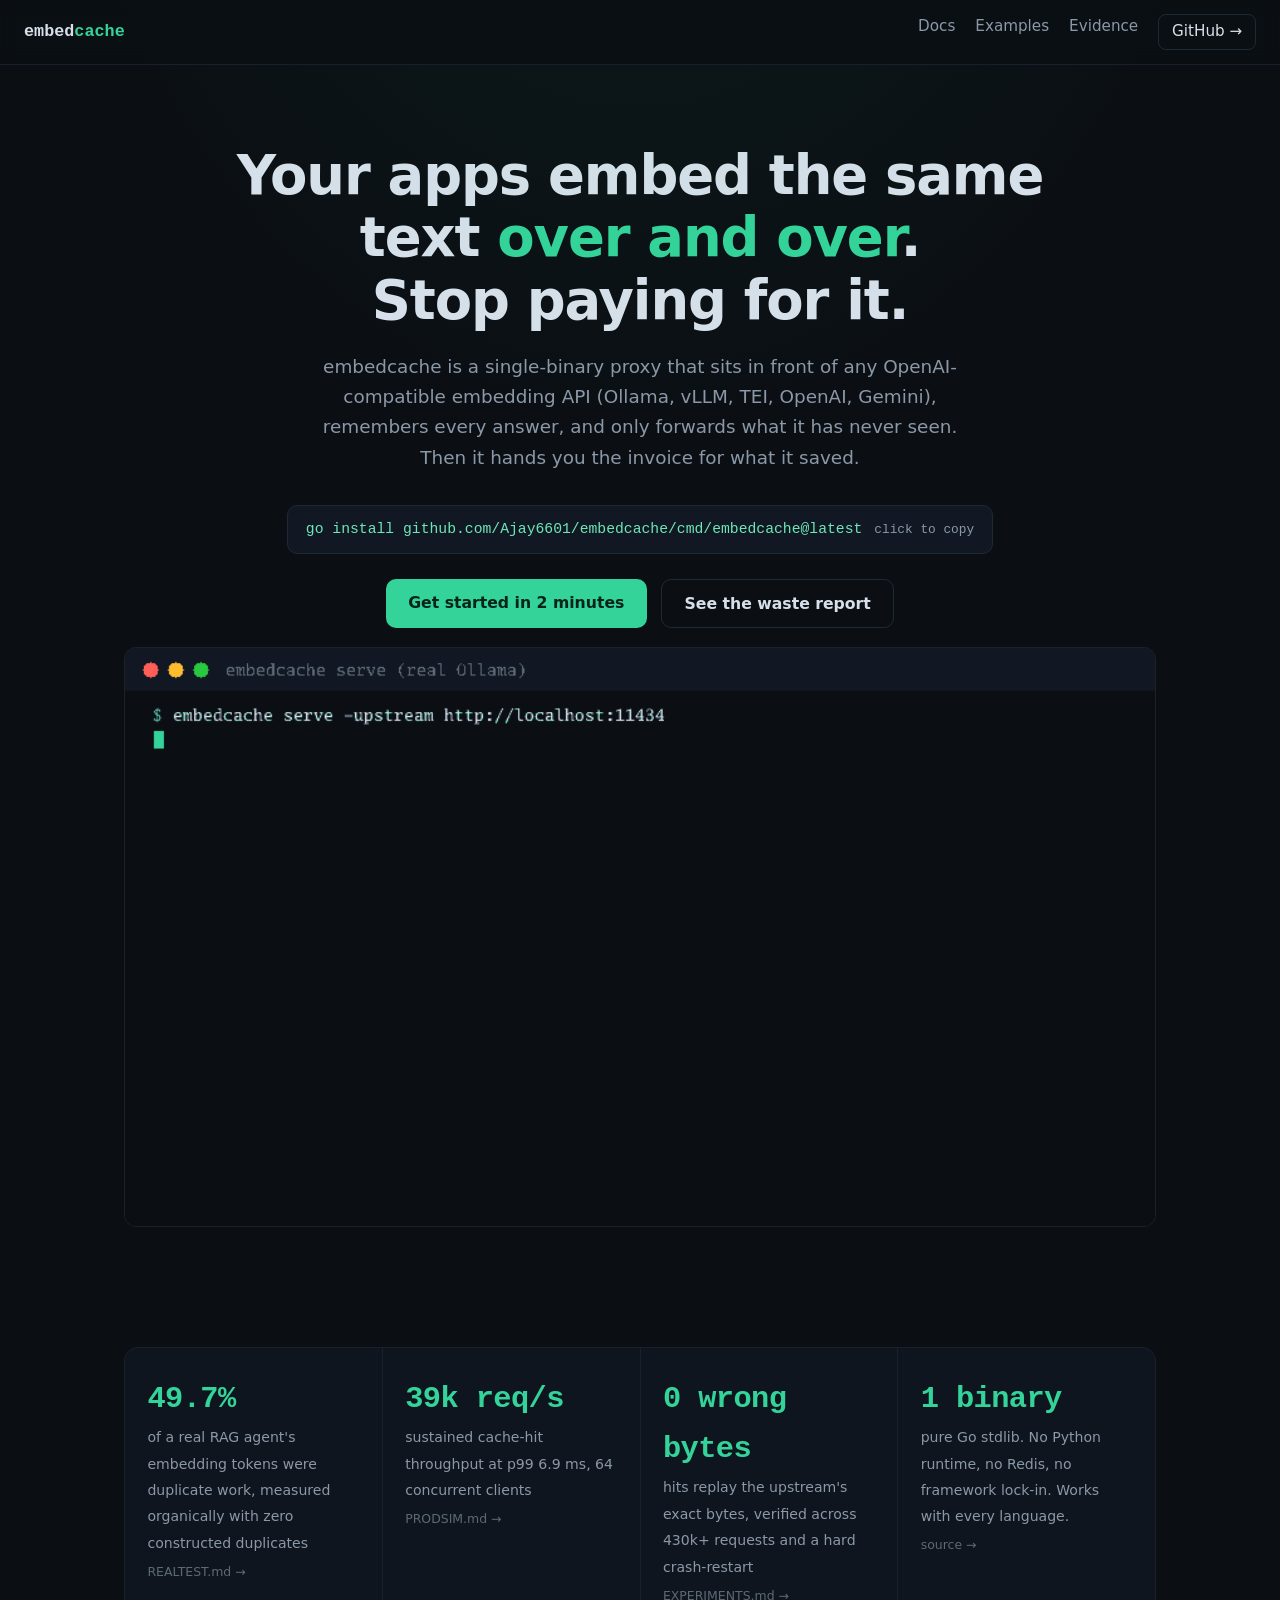
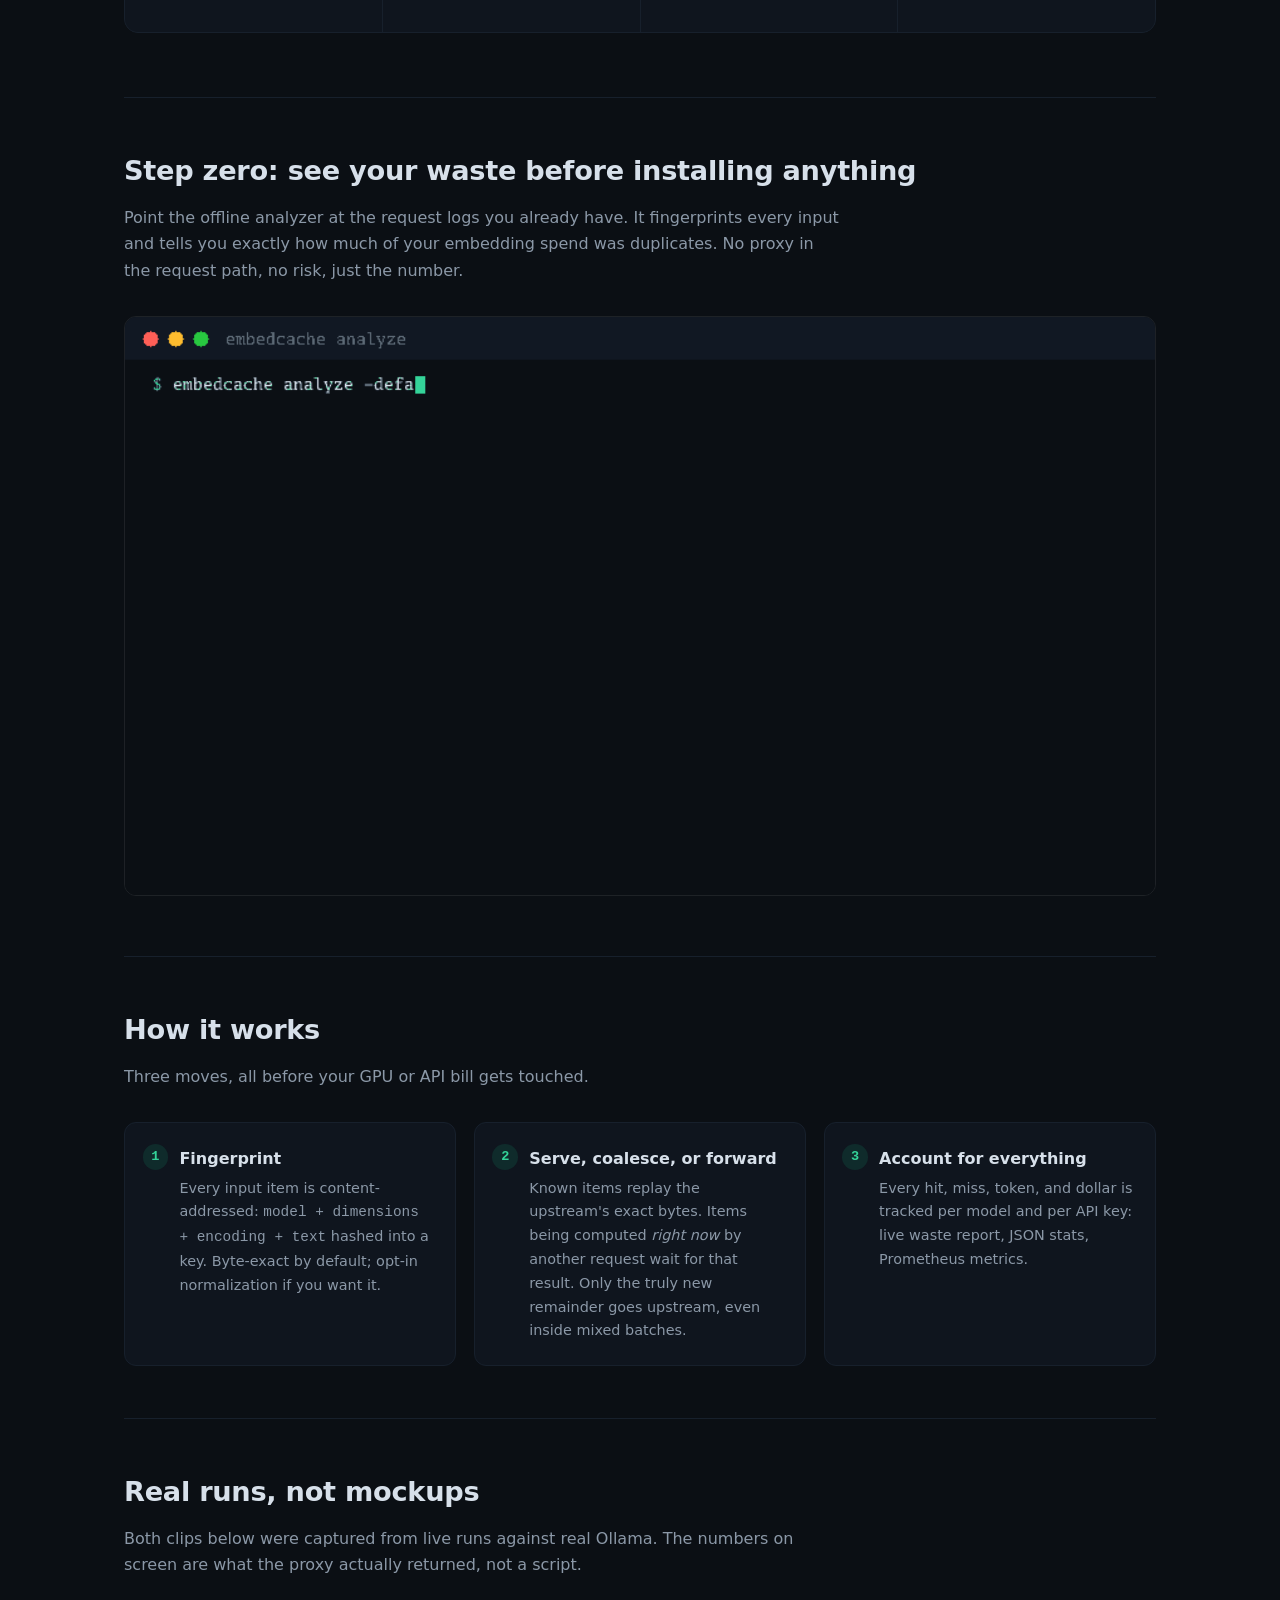
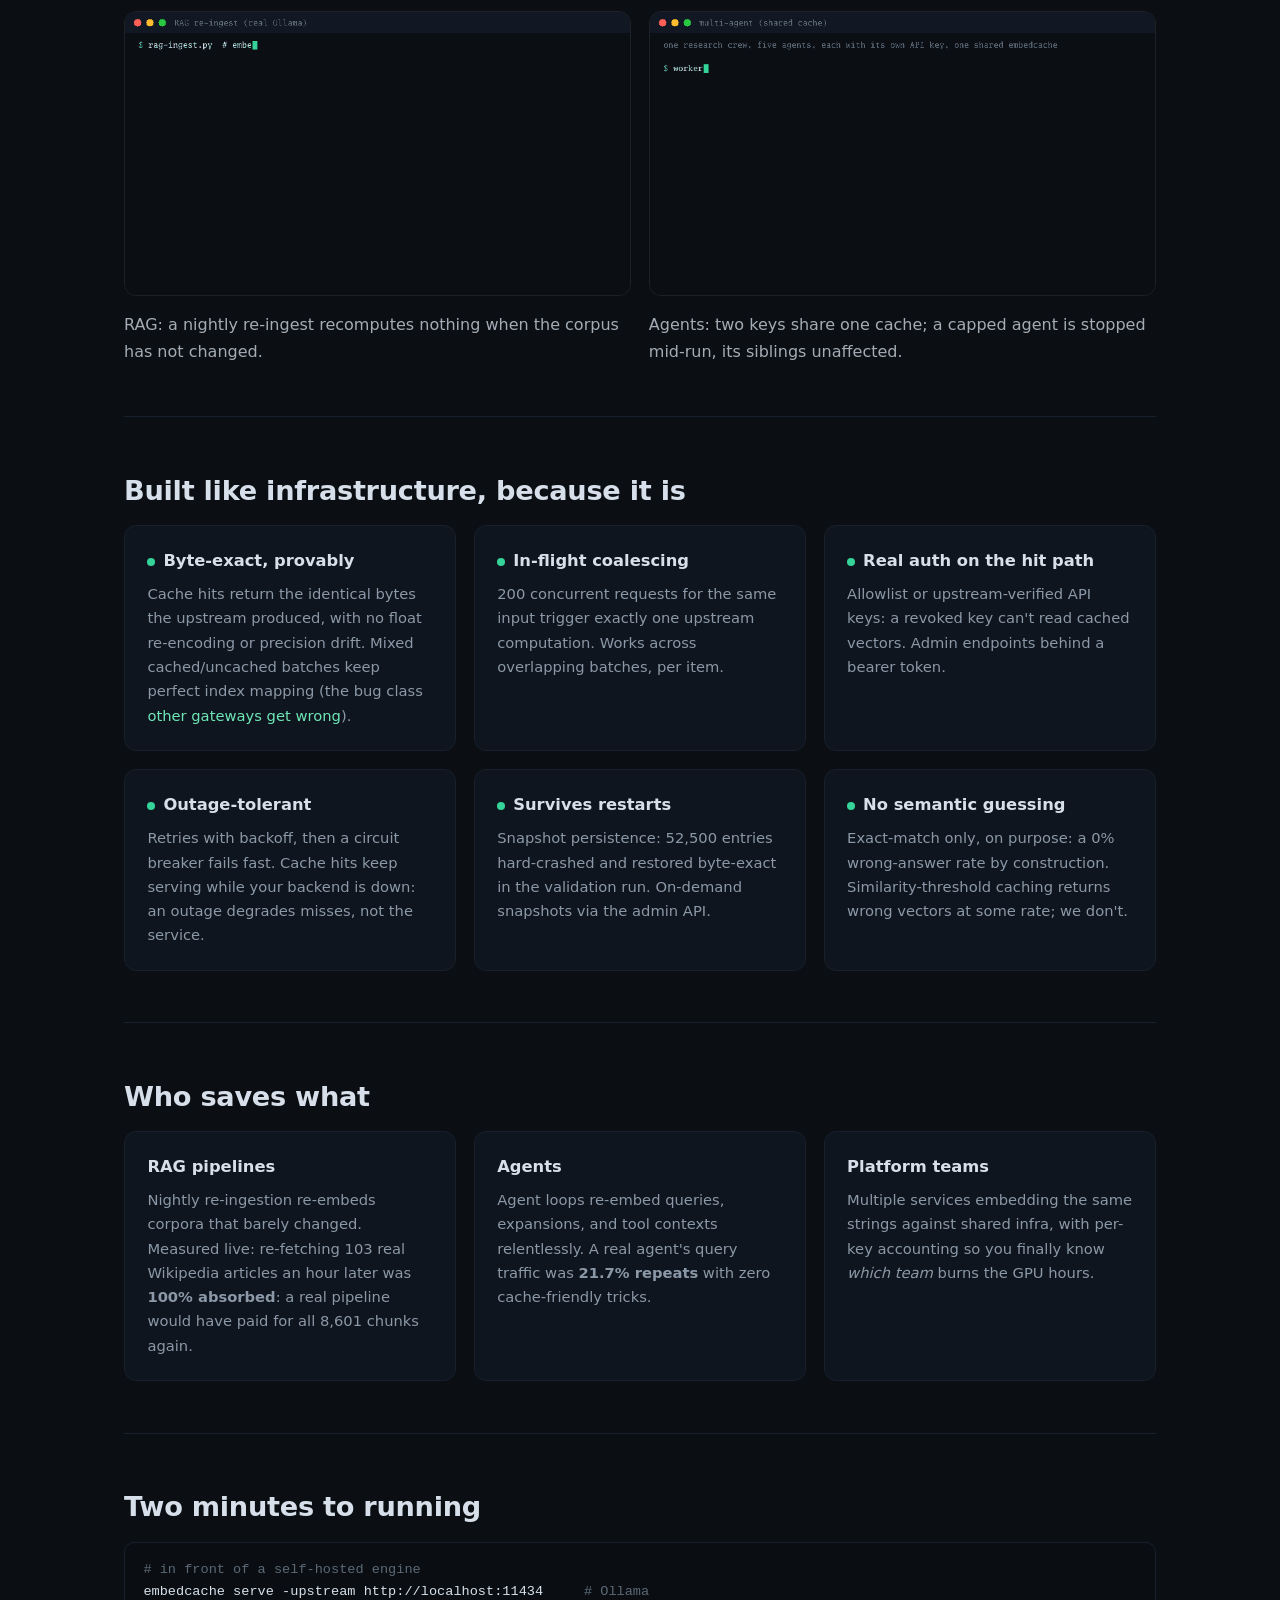
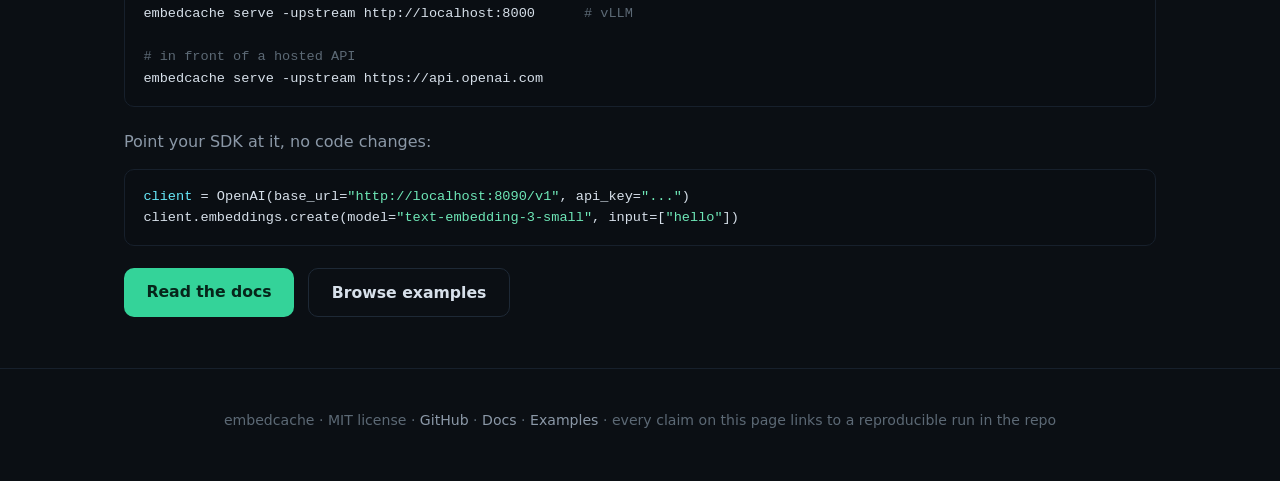
<file: docs/index.html>
<!DOCTYPE html>
<html lang="en">
<head>
<meta charset="utf-8">
<meta name="viewport" content="width=device-width, initial-scale=1">
<title>embedcache: stop paying for the same embedding twice</title>
<meta name="description" content="A single-binary caching and dedupe proxy for embedding APIs. Drop it in front of Ollama, vLLM, OpenAI, or Gemini and cut duplicate embedding spend, measured at ~50% on real workloads.">
<link rel="icon" href="data:image/svg+xml,<svg xmlns='http://www.w3.org/2000/svg' viewBox='0 0 100 100'><text y='.9em' font-size='90'>&#9889;</text></svg>">
<link rel="stylesheet" href="style.css">
</head>
<body>

<nav class="top">
  <a class="brand" href="index.html">embed<span>cache</span></a>
  <div class="links">
    <a href="docs.html">Docs</a>
    <a href="examples.html">Examples</a>
    <a href="https://github.com/Ajay6601/embedcache/blob/main/REALTEST.md">Evidence</a>
    <a class="gh" href="https://github.com/Ajay6601/embedcache">GitHub &rarr;</a>
  </div>
</nav>

<div class="wrap">

  <div class="hero">
    <h1>Your apps embed the same text <em>over and over</em>.<br>Stop paying for it.</h1>
    <p class="sub">
      embedcache is a single-binary proxy that sits in front of any OpenAI-compatible
      embedding API (Ollama, vLLM, TEI, OpenAI, Gemini), remembers every answer,
      and only forwards what it has never seen. Then it hands you the invoice for what it saved.
    </p>
    <div class="install" id="install-cmd" title="click to copy">
      <code>go install github.com/Ajay6601/embedcache/cmd/embedcache@latest</code>
      <span class="copied">click to copy</span>
    </div>
    <div class="cta-row">
      <a class="btn primary" href="docs.html#quickstart">Get started in 2 minutes</a>
      <a class="btn ghost" href="#waste-report">See the waste report</a>
    </div>

    <img class="shot" src="assets/ollama.gif" loading="lazy"
         alt="embedcache in front of real Ollama: a real miss, then a real byte-exact hit"
         style="width:100%;border-radius:12px;border:1px solid rgba(255,255,255,0.08);margin-top:1.2rem">
  </div>

  <div class="stats">
    <div class="stat"><b>49.7%</b><span>of a real RAG agent's embedding tokens were duplicate work, measured organically with zero constructed duplicates</span><a href="https://github.com/Ajay6601/embedcache/blob/main/REALTEST.md">REALTEST.md &rarr;</a></div>
    <div class="stat"><b>39k req/s</b><span>sustained cache-hit throughput at p99 6.9&nbsp;ms, 64 concurrent clients</span><a href="https://github.com/Ajay6601/embedcache/blob/main/PRODSIM.md">PRODSIM.md &rarr;</a></div>
    <div class="stat"><b>0 wrong bytes</b><span>hits replay the upstream's exact bytes, verified across 430k+ requests and a hard crash-restart</span><a href="https://github.com/Ajay6601/embedcache/blob/main/EXPERIMENTS.md">EXPERIMENTS.md &rarr;</a></div>
    <div class="stat"><b>1 binary</b><span>pure Go stdlib. No Python runtime, no Redis, no framework lock-in. Works with every language.</span><a href="https://github.com/Ajay6601/embedcache">source &rarr;</a></div>
  </div>

  <section class="block" id="waste-report">
    <h2>Step zero: see your waste before installing anything</h2>
    <p class="lead">
      Point the offline analyzer at the request logs you already have. It fingerprints every
      input and tells you exactly how much of your embedding spend was duplicates.
      No proxy in the request path, no risk, just the number.
    </p>
    <img class="shot" src="assets/cli.gif" loading="lazy"
         alt="embedcache analyze on a real request log, reporting 50% duplicate work"
         style="width:100%;border-radius:12px;border:1px solid rgba(255,255,255,0.08)">
  </section>

  <section class="block">
    <h2>How it works</h2>
    <p class="lead">Three moves, all before your GPU or API bill gets touched.</p>
    <div class="steps">
      <div class="step">
        <h3>Fingerprint</h3>
        <p>Every input item is content-addressed: <code>model + dimensions + encoding + text</code> hashed into a key. Byte-exact by default; opt-in normalization if you want it.</p>
      </div>
      <div class="step">
        <h3>Serve, coalesce, or forward</h3>
        <p>Known items replay the upstream's exact bytes. Items being computed <em>right now</em> by another request wait for that result. Only the truly new remainder goes upstream, even inside mixed batches.</p>
      </div>
      <div class="step">
        <h3>Account for everything</h3>
        <p>Every hit, miss, token, and dollar is tracked per model and per API key: live waste report, JSON stats, Prometheus metrics.</p>
      </div>
    </div>
  </section>

  <section class="block">
    <h2>Real runs, not mockups</h2>
    <p class="lead">Both clips below were captured from live runs against real Ollama. The numbers on
    screen are what the proxy actually returned, not a script.</p>
    <div class="grid3">
      <figure style="margin:0">
        <img class="shot" src="assets/rag.gif" loading="lazy"
             alt="real RAG re-ingest against Ollama: the second pass is 100% absorbed"
             style="width:100%;border-radius:12px;border:1px solid rgba(255,255,255,0.08)">
        <figcaption style="margin-top:.5rem;opacity:.75">RAG: a nightly re-ingest recomputes nothing when the corpus has not changed.</figcaption>
      </figure>
      <figure style="margin:0">
        <img class="shot" src="assets/agents.gif" loading="lazy"
             alt="real multi-agent run: a cross-agent cache hit and a real 429 budget rejection"
             style="width:100%;border-radius:12px;border:1px solid rgba(255,255,255,0.08)">
        <figcaption style="margin-top:.5rem;opacity:.75">Agents: two keys share one cache; a capped agent is stopped mid-run, its siblings unaffected.</figcaption>
      </figure>
    </div>
  </section>

  <section class="block">
    <h2>Built like infrastructure, because it is</h2>
    <div class="grid3">
      <div class="card"><h3><span class="dot"></span>Byte-exact, provably</h3><p>Cache hits return the identical bytes the upstream produced, with no float re-encoding or precision drift. Mixed cached/uncached batches keep perfect index mapping (the bug class <a href="https://github.com/BerriAI/litellm/issues/22659">other gateways get wrong</a>).</p></div>
      <div class="card"><h3><span class="dot"></span>In-flight coalescing</h3><p>200 concurrent requests for the same input trigger exactly one upstream computation. Works across overlapping batches, per item.</p></div>
      <div class="card"><h3><span class="dot"></span>Real auth on the hit path</h3><p>Allowlist or upstream-verified API keys: a revoked key can't read cached vectors. Admin endpoints behind a bearer token.</p></div>
      <div class="card"><h3><span class="dot"></span>Outage-tolerant</h3><p>Retries with backoff, then a circuit breaker fails fast. Cache hits keep serving while your backend is down: an outage degrades misses, not the service.</p></div>
      <div class="card"><h3><span class="dot"></span>Survives restarts</h3><p>Snapshot persistence: 52,500 entries hard-crashed and restored byte-exact in the validation run. On-demand snapshots via the admin API.</p></div>
      <div class="card"><h3><span class="dot"></span>No semantic guessing</h3><p>Exact-match only, on purpose: a 0% wrong-answer rate by construction. Similarity-threshold caching returns wrong vectors at some rate; we don't.</p></div>
    </div>
  </section>

  <section class="block">
    <h2>Who saves what</h2>
    <div class="grid3">
      <div class="card"><h3>RAG pipelines</h3><p>Nightly re-ingestion re-embeds corpora that barely changed. Measured live: re-fetching 103 real Wikipedia articles an hour later was <b>100% absorbed</b>: a real pipeline would have paid for all 8,601 chunks again.</p></div>
      <div class="card"><h3>Agents</h3><p>Agent loops re-embed queries, expansions, and tool contexts relentlessly. A real agent's query traffic was <b>21.7% repeats</b> with zero cache-friendly tricks.</p></div>
      <div class="card"><h3>Platform teams</h3><p>Multiple services embedding the same strings against shared infra, with per-key accounting so you finally know <em>which team</em> burns the GPU hours.</p></div>
    </div>
  </section>

  <section class="block">
    <h2>Two minutes to running</h2>
    <pre class="code"><span class="cm"># in front of a self-hosted engine</span>
embedcache serve -upstream http://localhost:11434     <span class="cm"># Ollama</span>
embedcache serve -upstream http://localhost:8000      <span class="cm"># vLLM</span>

<span class="cm"># in front of a hosted API</span>
embedcache serve -upstream https://api.openai.com</pre>
    <p class="lead" style="margin-bottom:0.6rem">Point your SDK at it, no code changes:</p>
    <pre class="code"><span class="kw">client</span> = OpenAI(base_url=<span class="st">"http://localhost:8090/v1"</span>, api_key=<span class="st">"..."</span>)
client.embeddings.create(model=<span class="st">"text-embedding-3-small"</span>, input=[<span class="st">"hello"</span>])</pre>
    <div class="cta-row" style="justify-content:flex-start">
      <a class="btn primary" href="docs.html">Read the docs</a>
      <a class="btn ghost" href="examples.html">Browse examples</a>
    </div>
  </section>

</div>

<footer>
  <div class="wrap">
    embedcache · MIT license · <a href="https://github.com/Ajay6601/embedcache">GitHub</a> ·
    <a href="docs.html">Docs</a> · <a href="examples.html">Examples</a> ·
    every claim on this page links to a reproducible run in the repo
  </div>
</footer>

</body>
</html>
</file>
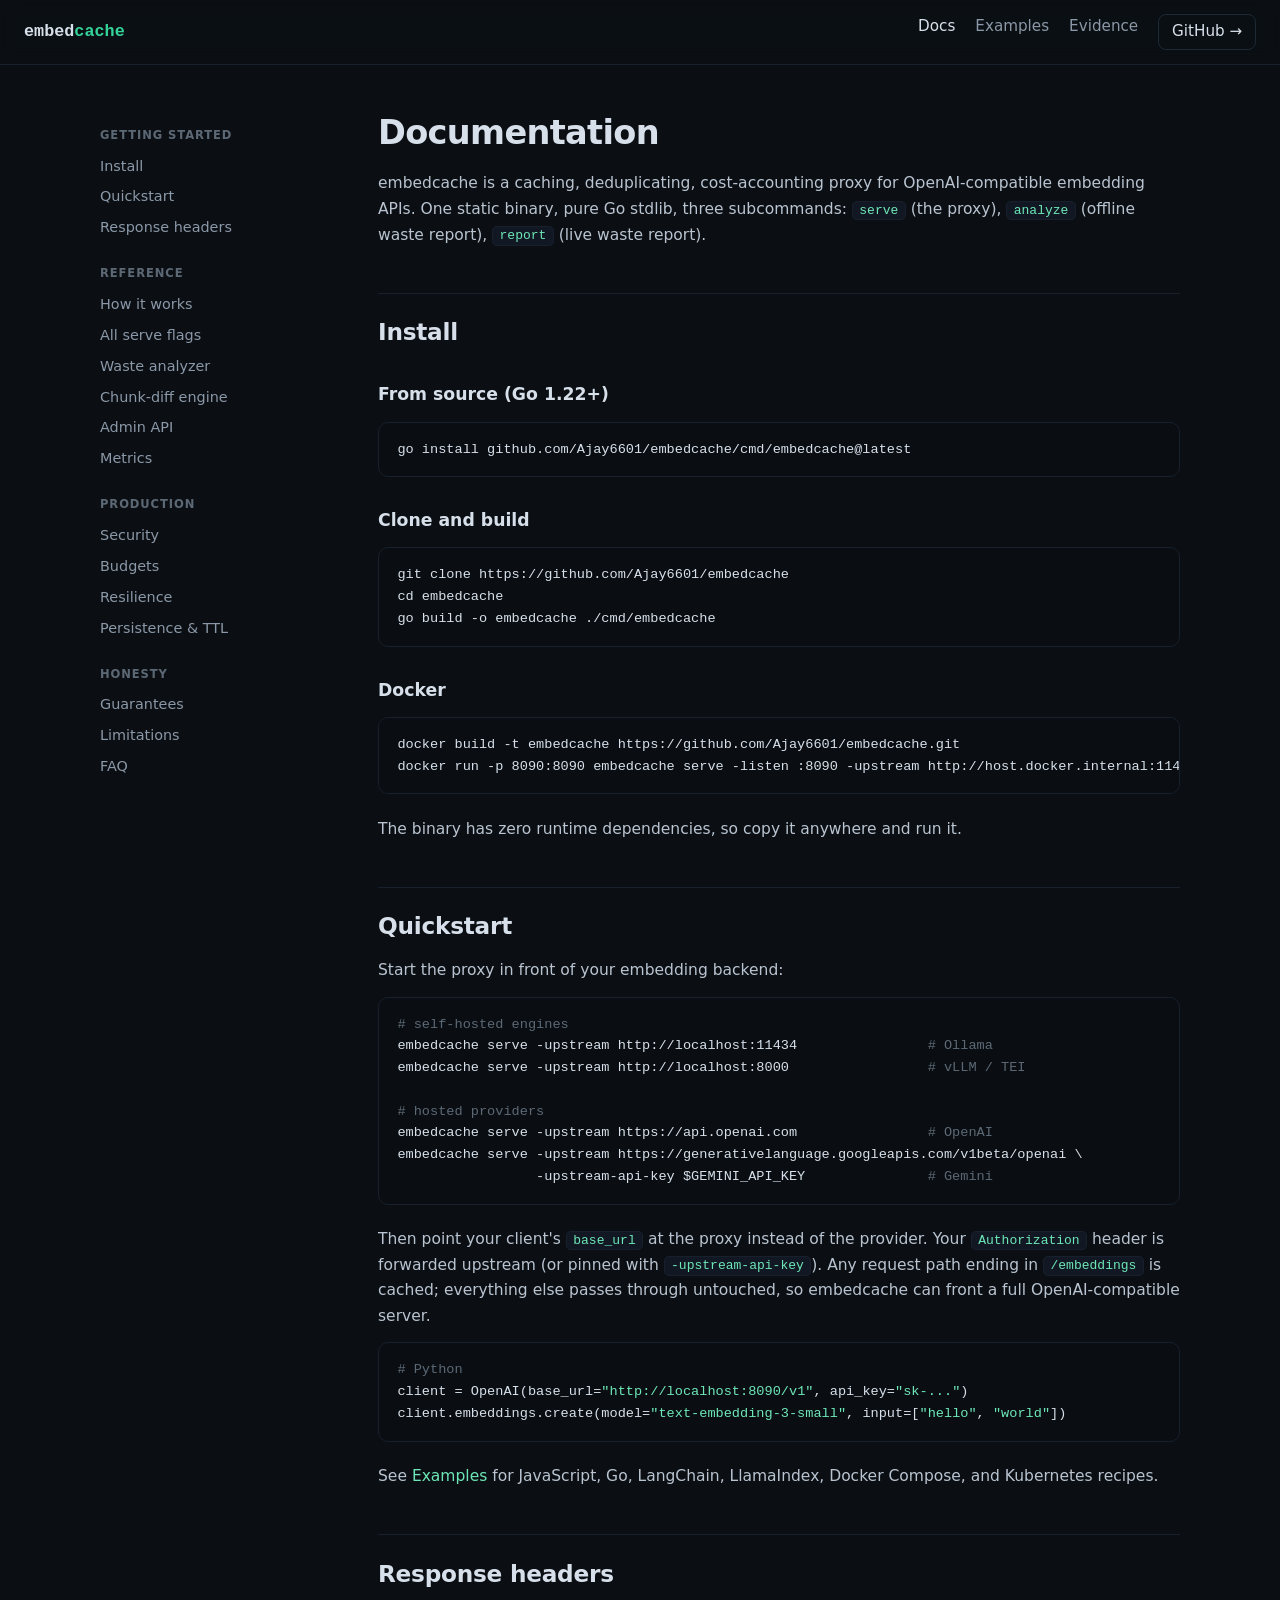
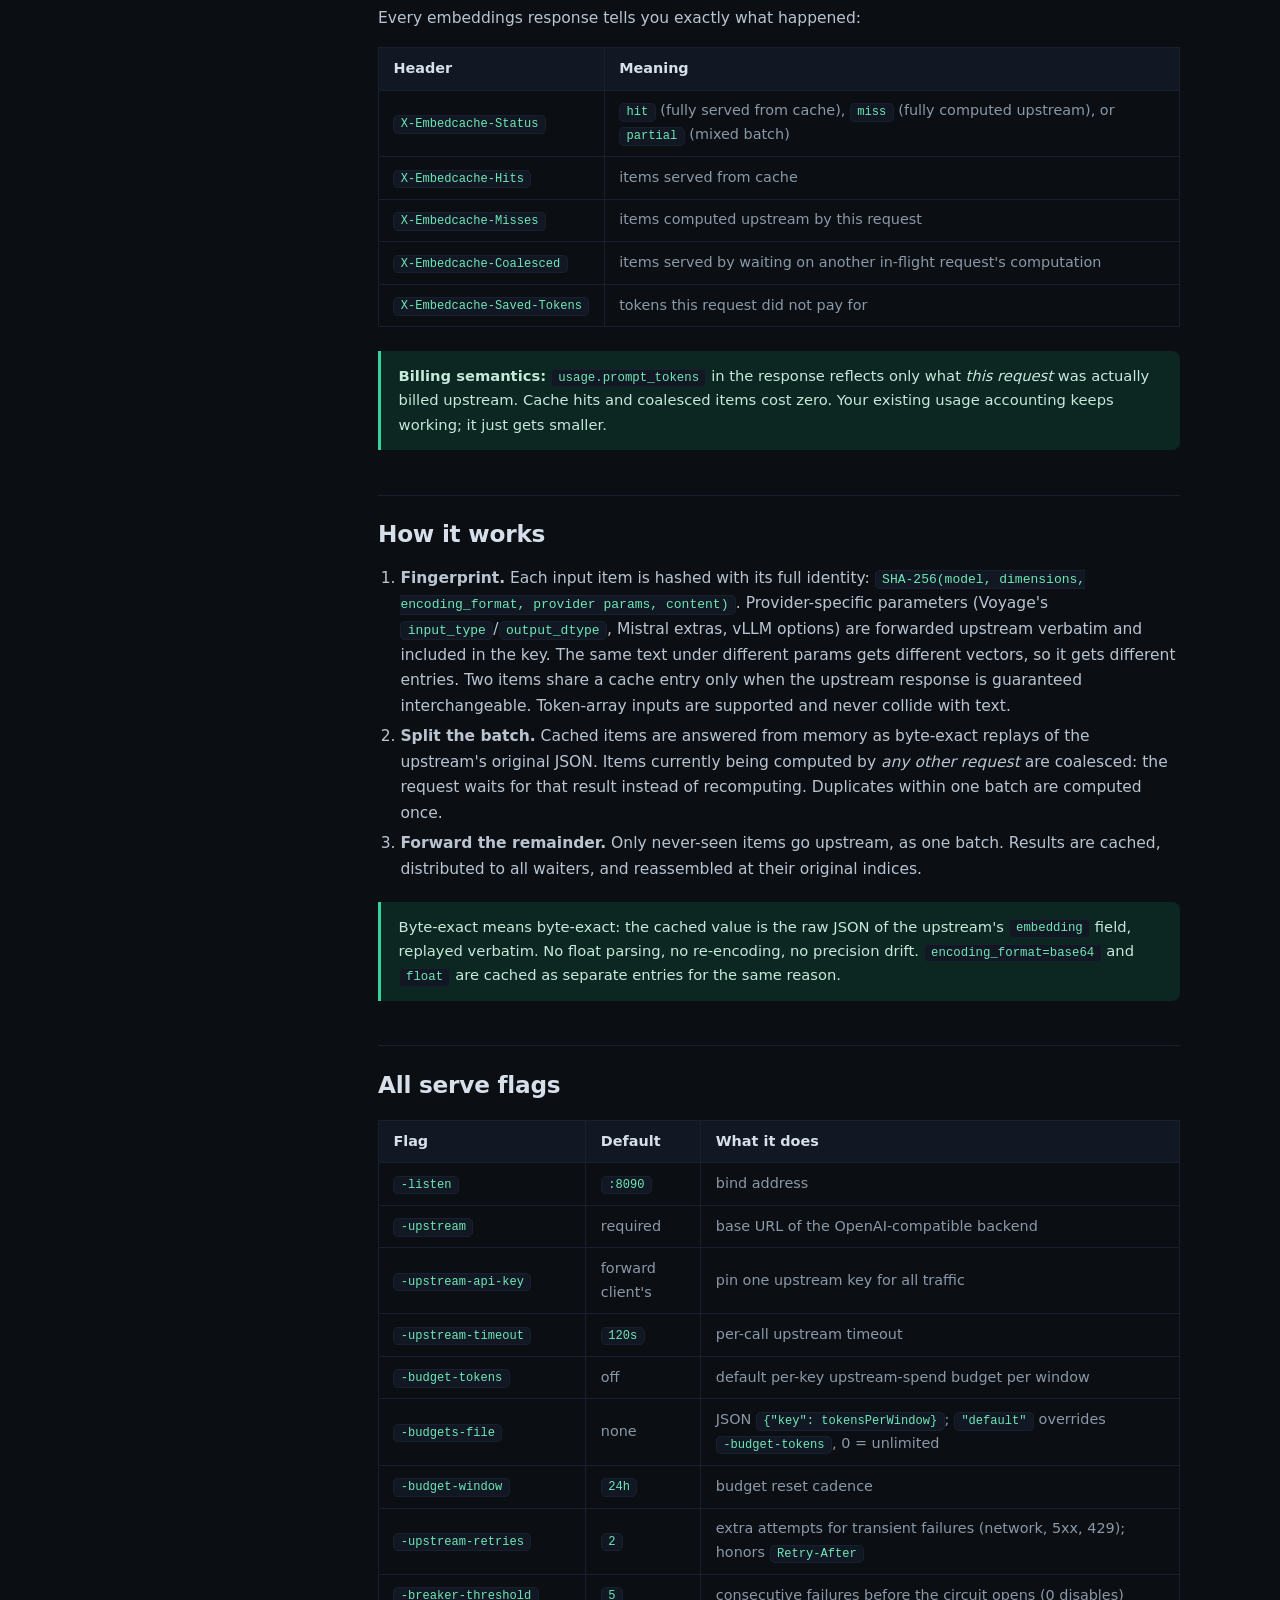
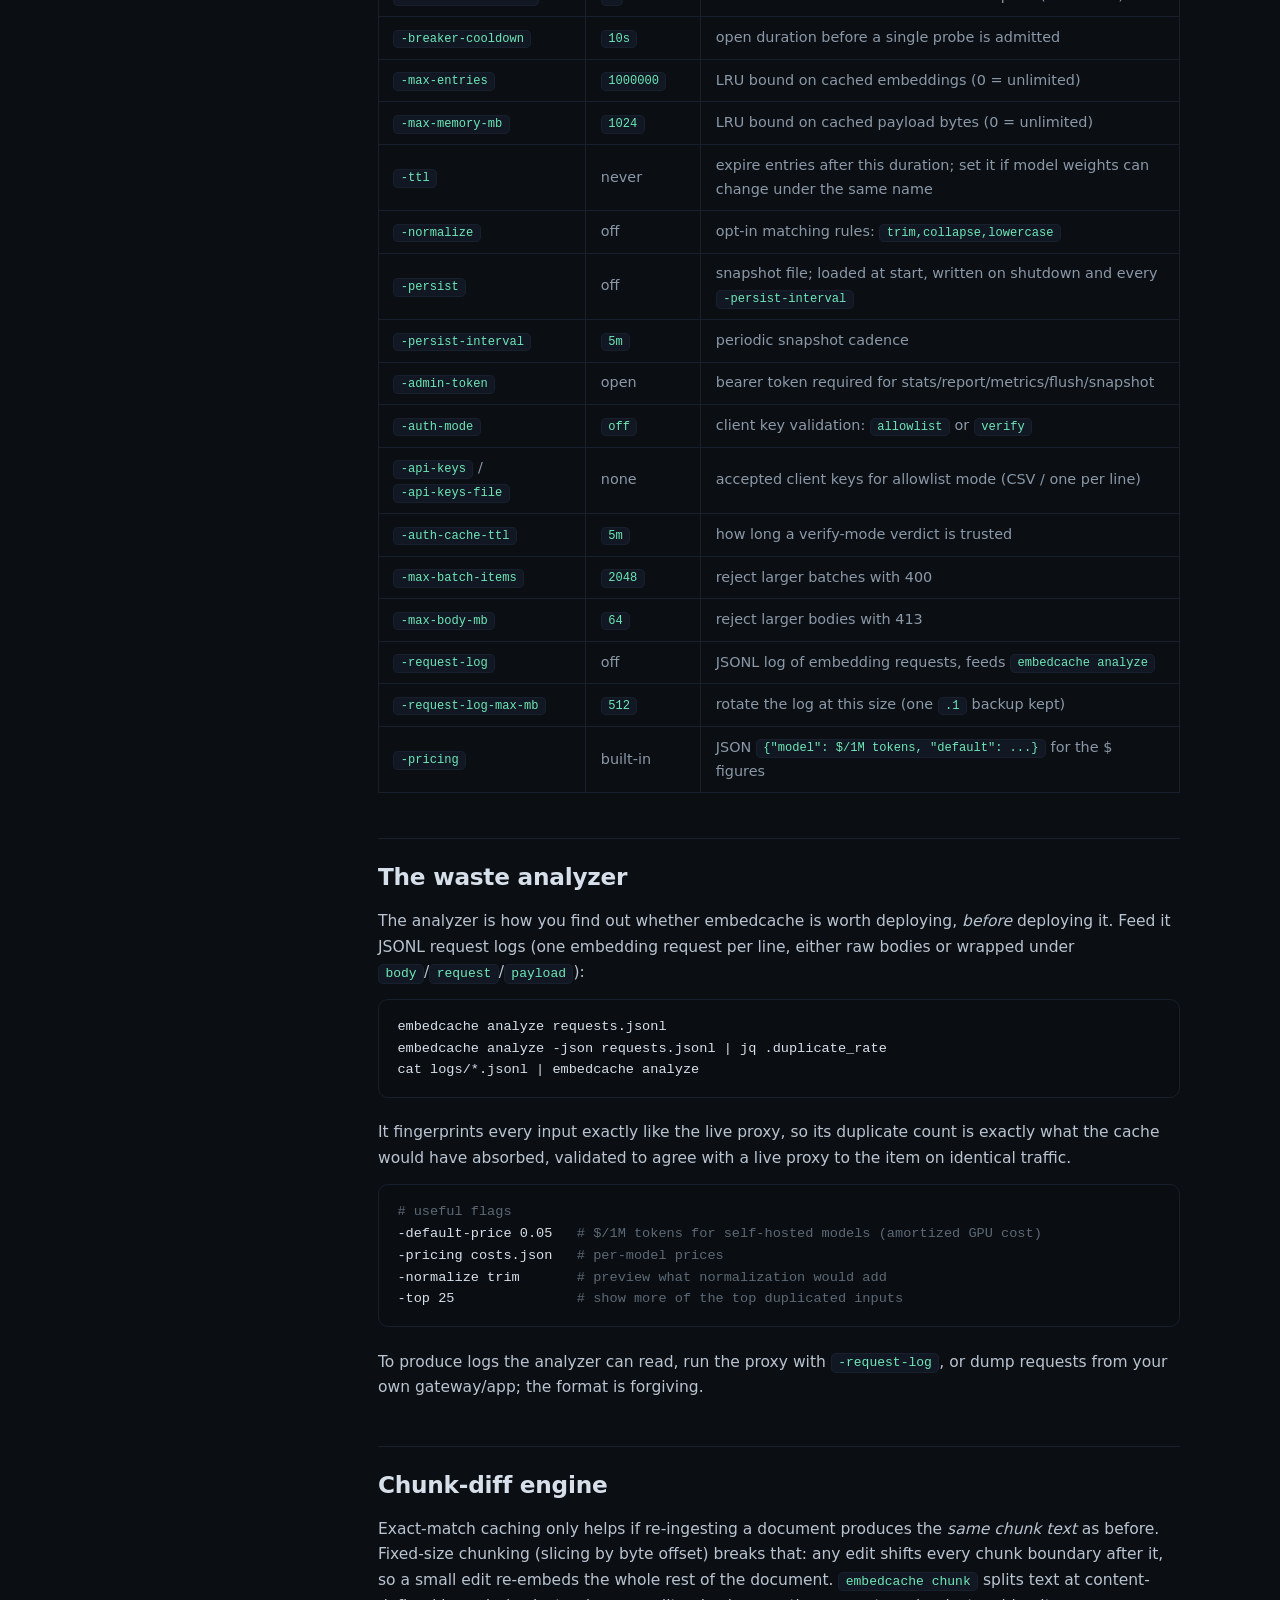
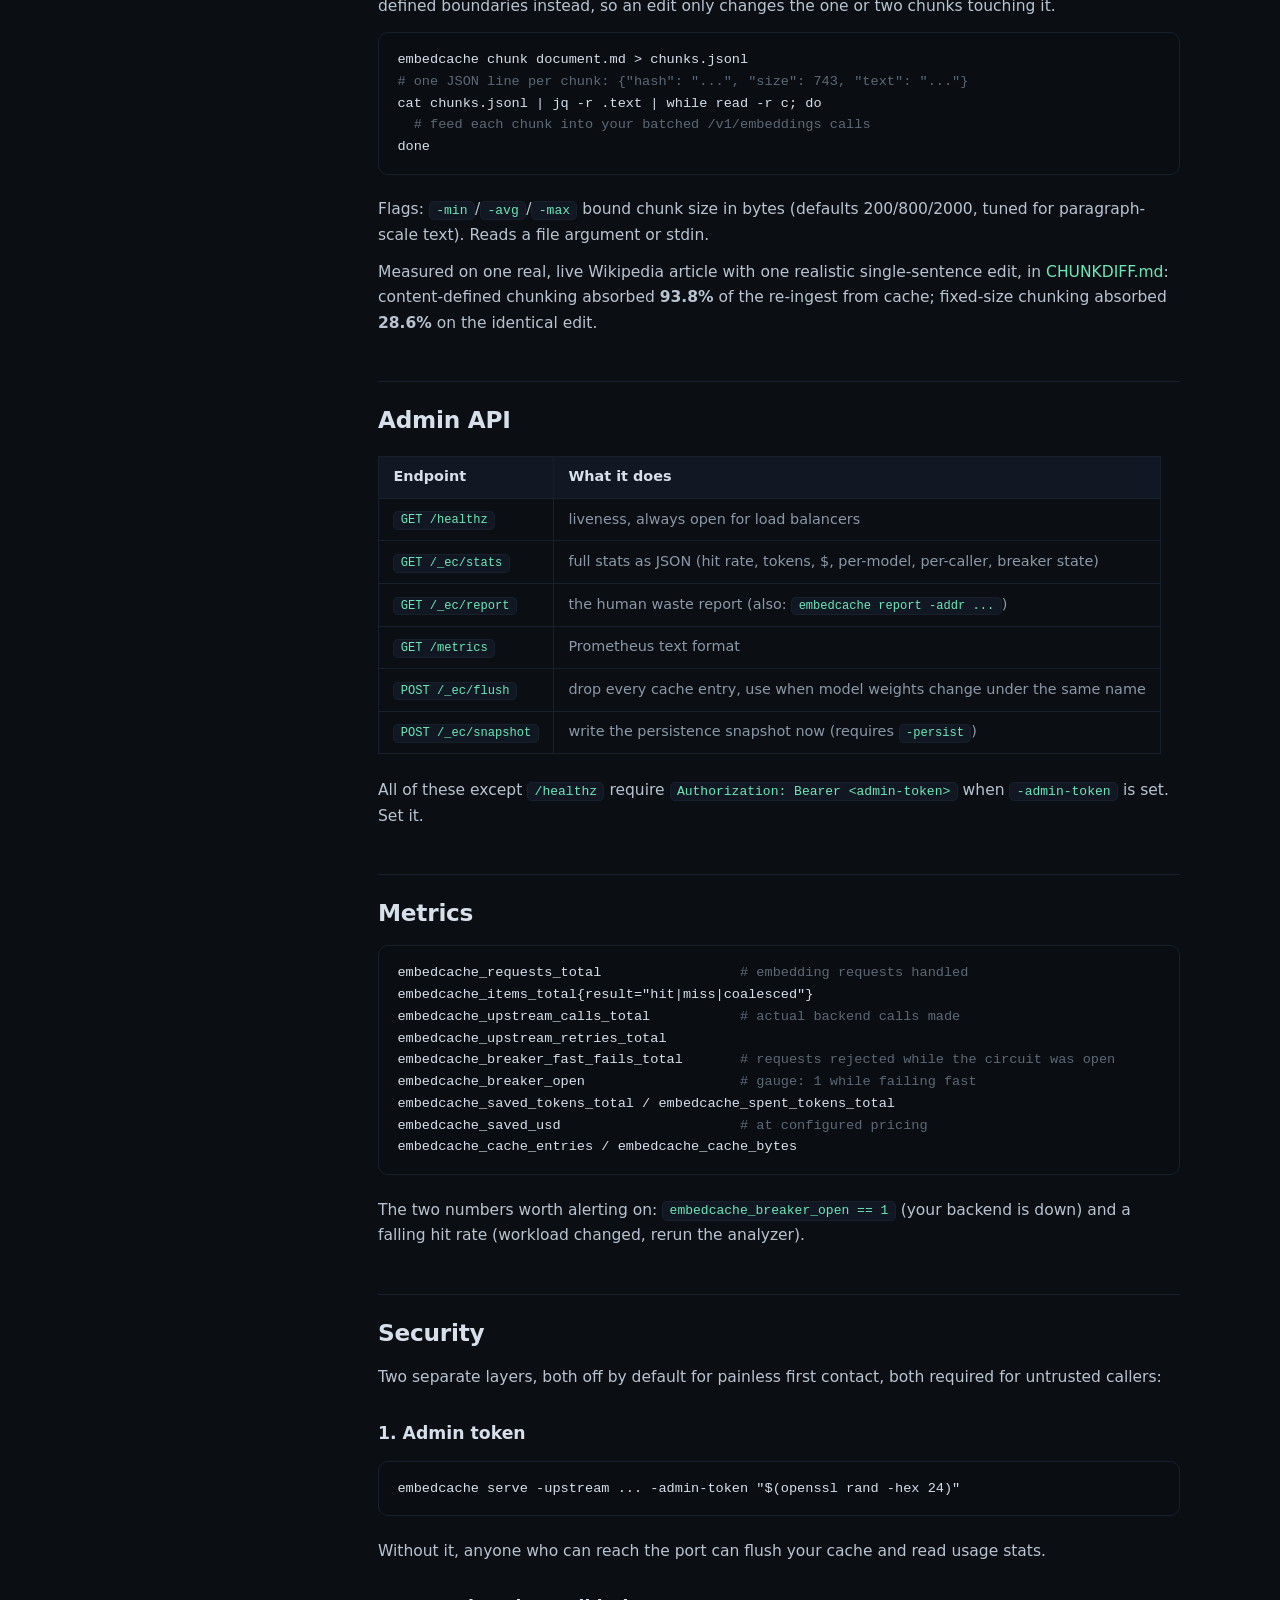
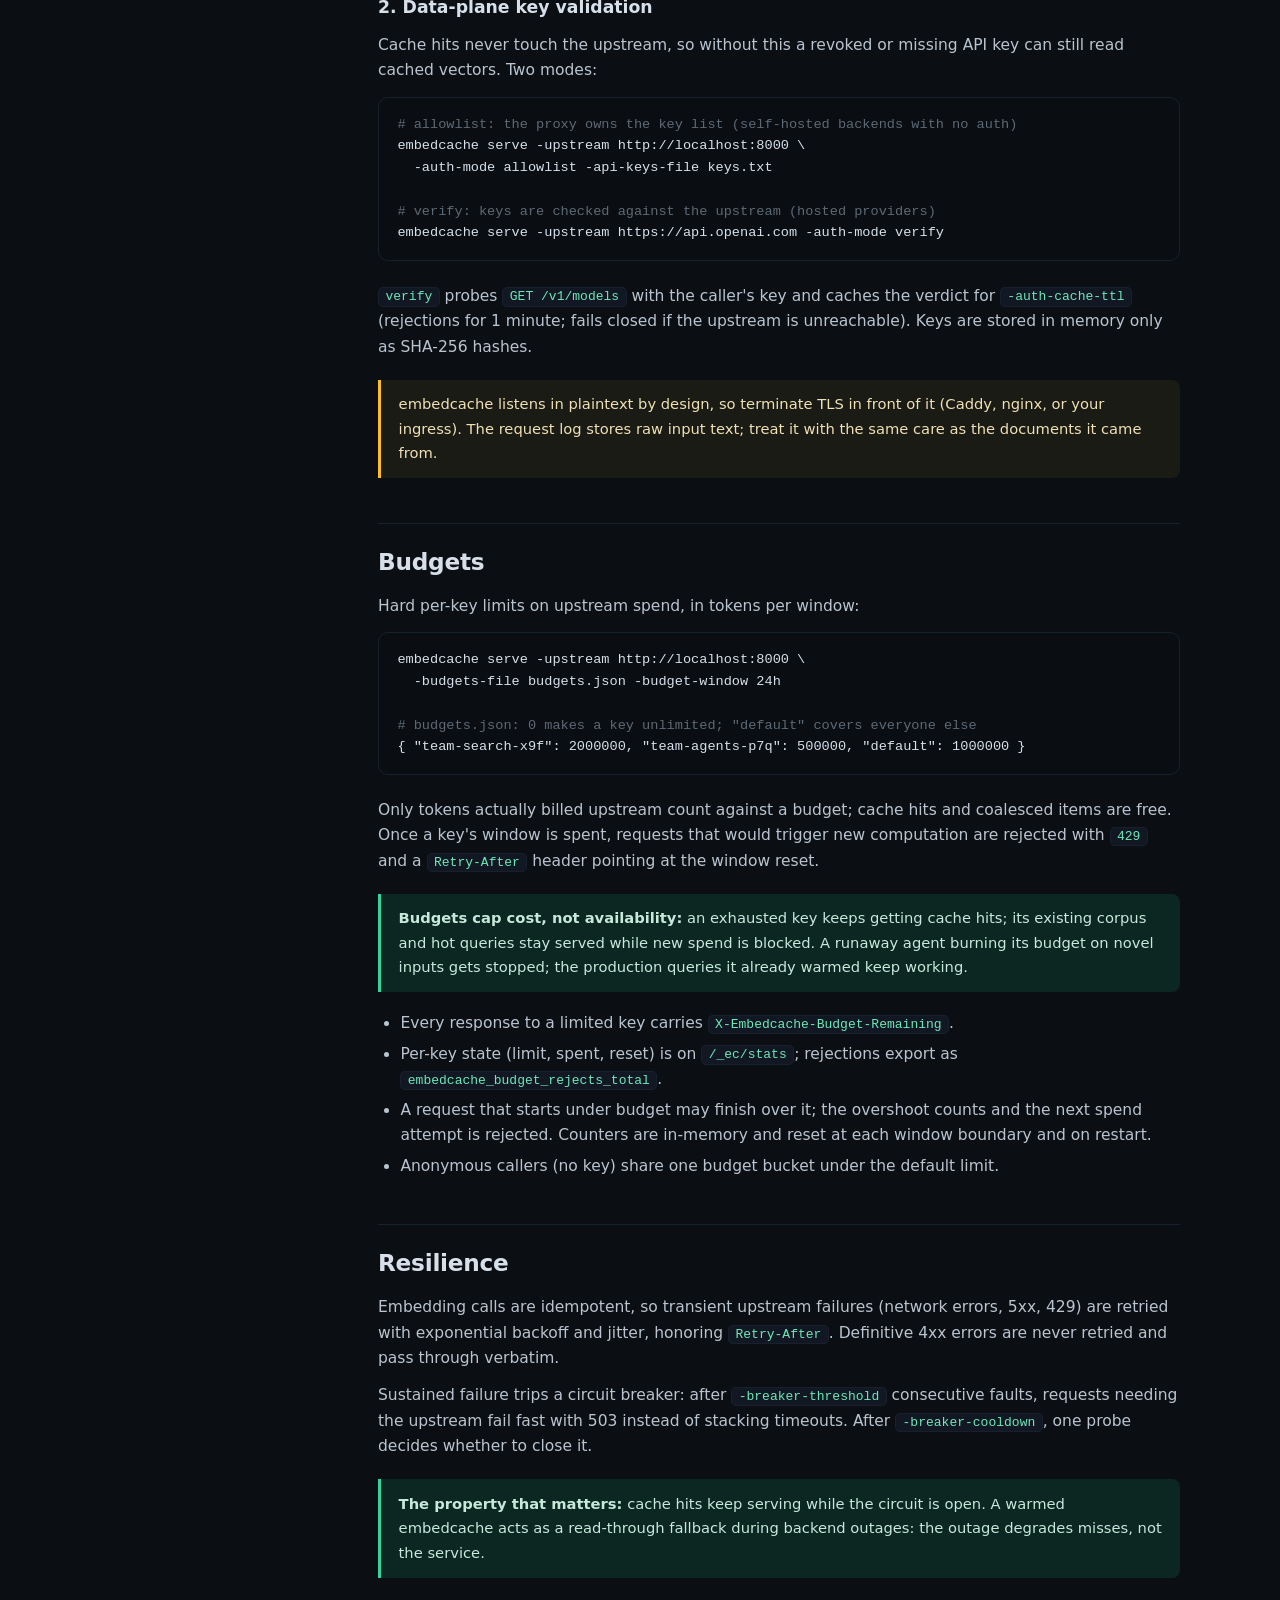
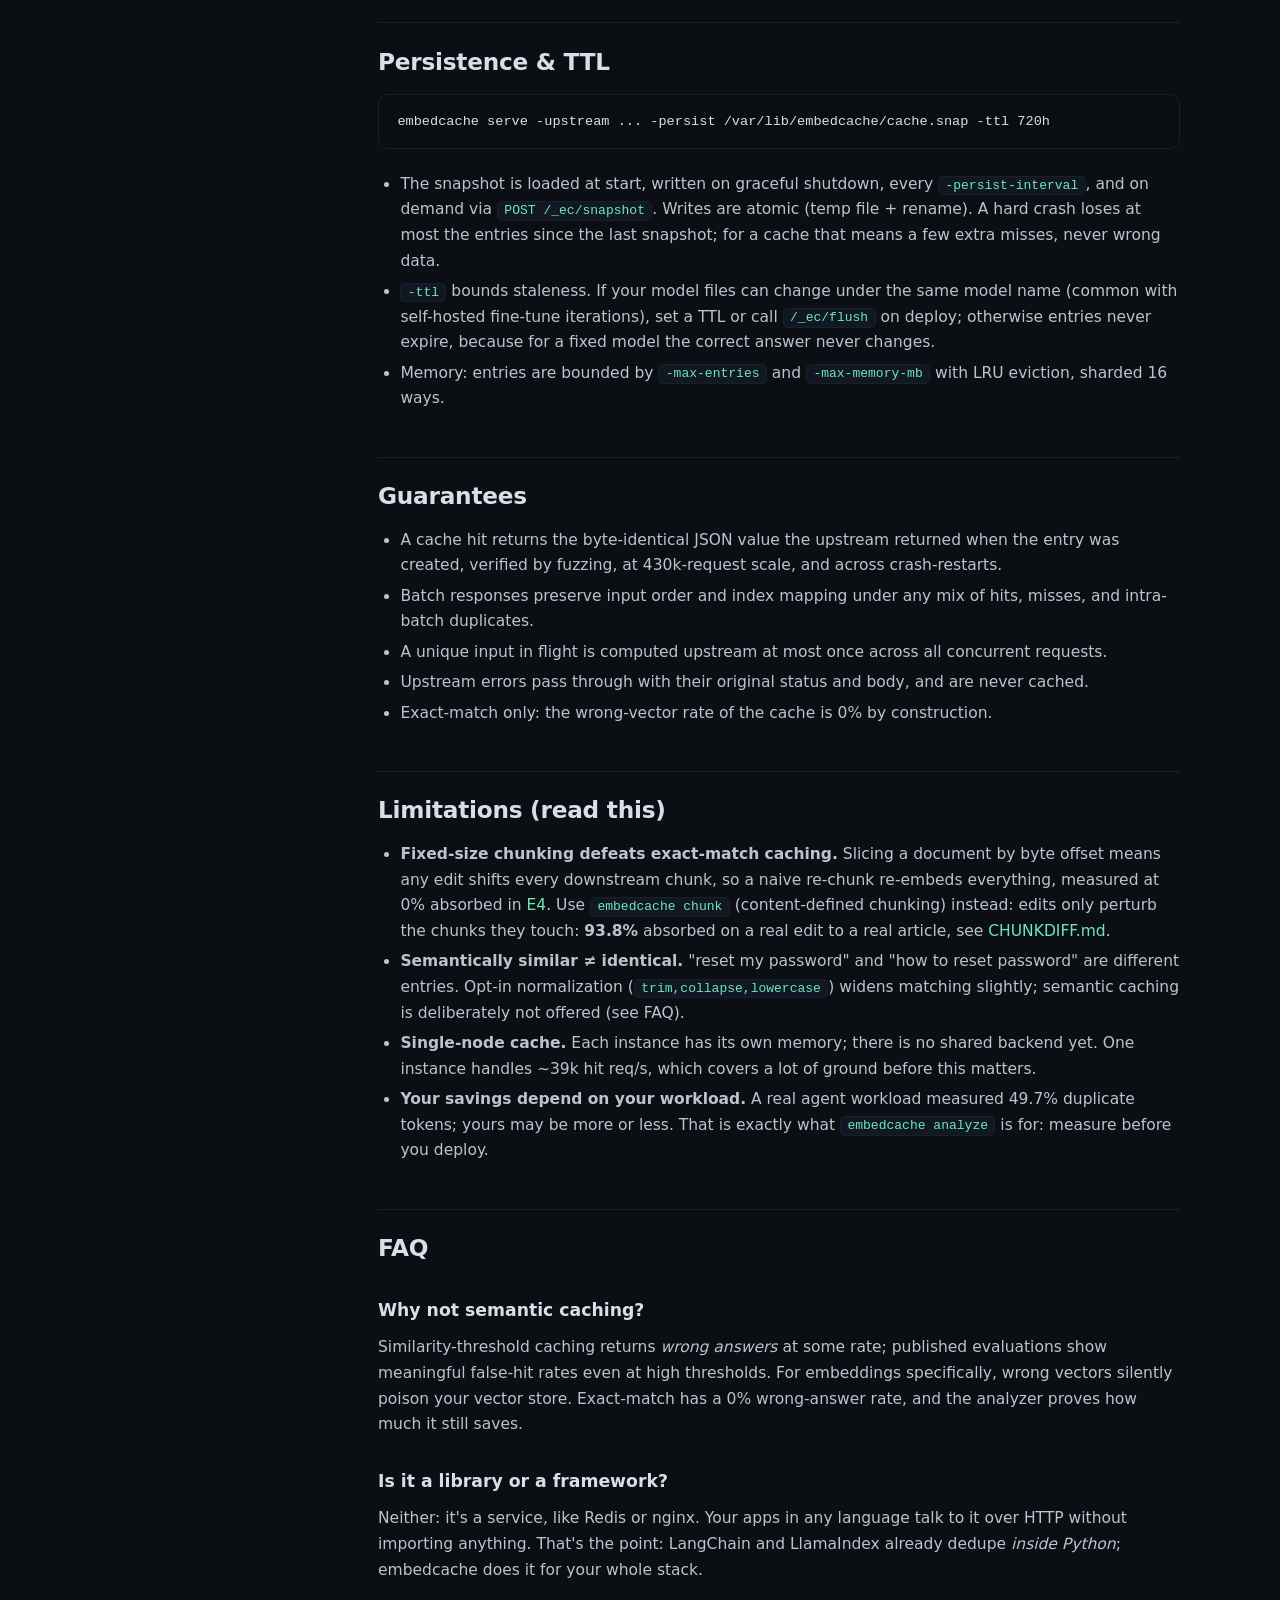
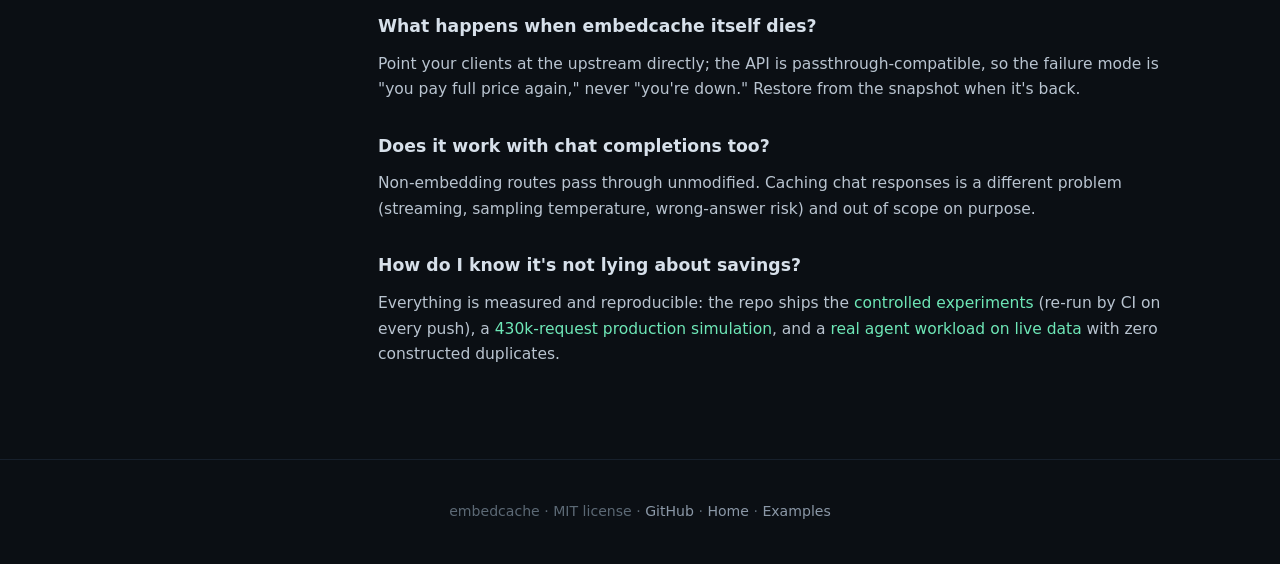
<file: docs/docs.html>
<!DOCTYPE html>
<html lang="en">
<head>
<meta charset="utf-8">
<meta name="viewport" content="width=device-width, initial-scale=1">
<title>Documentation: embedcache</title>
<meta name="description" content="embedcache documentation: installation, configuration, security, resilience, metrics, and the waste analyzer.">
<link rel="icon" href="data:image/svg+xml,<svg xmlns='http://www.w3.org/2000/svg' viewBox='0 0 100 100'><text y='.9em' font-size='90'>&#9889;</text></svg>">
<link rel="stylesheet" href="style.css">
</head>
<body>

<nav class="top">
  <a class="brand" href="index.html">embed<span>cache</span></a>
  <div class="links">
    <a href="docs.html" class="active">Docs</a>
    <a href="examples.html">Examples</a>
    <a href="https://github.com/Ajay6601/embedcache/blob/main/REALTEST.md">Evidence</a>
    <a class="gh" href="https://github.com/Ajay6601/embedcache">GitHub &rarr;</a>
  </div>
</nav>

<div class="wrap docs-layout">

  <aside class="docs-side">
    <h4>Getting started</h4>
    <a href="#install">Install</a>
    <a href="#quickstart">Quickstart</a>
    <a href="#headers">Response headers</a>
    <h4>Reference</h4>
    <a href="#how">How it works</a>
    <a href="#flags">All serve flags</a>
    <a href="#analyzer">Waste analyzer</a>
    <a href="#chunker">Chunk-diff engine</a>
    <a href="#admin">Admin API</a>
    <a href="#metrics">Metrics</a>
    <h4>Production</h4>
    <a href="#security">Security</a>
    <a href="#budgets">Budgets</a>
    <a href="#resilience">Resilience</a>
    <a href="#persistence">Persistence &amp; TTL</a>
    <h4>Honesty</h4>
    <a href="#guarantees">Guarantees</a>
    <a href="#limitations">Limitations</a>
    <a href="#faq">FAQ</a>
  </aside>

  <main class="docs-main">
    <h1>Documentation</h1>
    <p>embedcache is a caching, deduplicating, cost-accounting proxy for OpenAI-compatible
    embedding APIs. One static binary, pure Go stdlib, three subcommands:
    <code>serve</code> (the proxy), <code>analyze</code> (offline waste report),
    <code>report</code> (live waste report).</p>

    <h2 id="install">Install</h2>
    <h3>From source (Go 1.22+)</h3>
    <pre class="code">go install github.com/Ajay6601/embedcache/cmd/embedcache@latest</pre>
    <h3>Clone and build</h3>
    <pre class="code">git clone https://github.com/Ajay6601/embedcache
cd embedcache
go build -o embedcache ./cmd/embedcache</pre>
    <h3>Docker</h3>
    <pre class="code">docker build -t embedcache https://github.com/Ajay6601/embedcache.git
docker run -p 8090:8090 embedcache serve -listen :8090 -upstream http://host.docker.internal:11434</pre>
    <p>The binary has zero runtime dependencies, so copy it anywhere and run it.</p>

    <h2 id="quickstart">Quickstart</h2>
    <p>Start the proxy in front of your embedding backend:</p>
    <pre class="code"><span class="cm"># self-hosted engines</span>
embedcache serve -upstream http://localhost:11434                <span class="cm"># Ollama</span>
embedcache serve -upstream http://localhost:8000                 <span class="cm"># vLLM / TEI</span>

<span class="cm"># hosted providers</span>
embedcache serve -upstream https://api.openai.com                <span class="cm"># OpenAI</span>
embedcache serve -upstream https://generativelanguage.googleapis.com/v1beta/openai \
                 -upstream-api-key $GEMINI_API_KEY               <span class="cm"># Gemini</span></pre>
    <p>Then point your client's <code>base_url</code> at the proxy instead of the provider.
    Your <code>Authorization</code> header is forwarded upstream (or pinned with
    <code>-upstream-api-key</code>). Any request path ending in <code>/embeddings</code> is
    cached; everything else passes through untouched, so embedcache can front a full
    OpenAI-compatible server.</p>
    <pre class="code"><span class="cm"># Python</span>
client = OpenAI(base_url=<span class="st">"http://localhost:8090/v1"</span>, api_key=<span class="st">"sk-..."</span>)
client.embeddings.create(model=<span class="st">"text-embedding-3-small"</span>, input=[<span class="st">"hello"</span>, <span class="st">"world"</span>])</pre>
    <p>See <a href="examples.html">Examples</a> for JavaScript, Go, LangChain, LlamaIndex,
    Docker Compose, and Kubernetes recipes.</p>

    <h2 id="headers">Response headers</h2>
    <p>Every embeddings response tells you exactly what happened:</p>
    <table>
      <tr><th>Header</th><th>Meaning</th></tr>
      <tr><td><code>X-Embedcache-Status</code></td><td><code>hit</code> (fully served from cache), <code>miss</code> (fully computed upstream), or <code>partial</code> (mixed batch)</td></tr>
      <tr><td><code>X-Embedcache-Hits</code></td><td>items served from cache</td></tr>
      <tr><td><code>X-Embedcache-Misses</code></td><td>items computed upstream by this request</td></tr>
      <tr><td><code>X-Embedcache-Coalesced</code></td><td>items served by waiting on another in-flight request's computation</td></tr>
      <tr><td><code>X-Embedcache-Saved-Tokens</code></td><td>tokens this request did not pay for</td></tr>
    </table>
    <div class="note">
      <b>Billing semantics:</b> <code>usage.prompt_tokens</code> in the response reflects only
      what <em>this request</em> was actually billed upstream. Cache hits and coalesced items
      cost zero. Your existing usage accounting keeps working; it just gets smaller.
    </div>

    <h2 id="how">How it works</h2>
    <ol>
      <li><b>Fingerprint.</b> Each input item is hashed with its full identity:
      <code>SHA-256(model, dimensions, encoding_format, provider params, content)</code>.
      Provider-specific parameters (Voyage's <code>input_type</code>/<code>output_dtype</code>,
      Mistral extras, vLLM options) are forwarded upstream verbatim and included in the key.
      The same text under different params gets different vectors, so it gets different
      entries. Two items share a cache entry only when the upstream response is guaranteed
      interchangeable. Token-array inputs are supported and never collide with text.</li>
      <li><b>Split the batch.</b> Cached items are answered from memory as byte-exact replays
      of the upstream's original JSON. Items currently being computed by <em>any other
      request</em> are coalesced: the request waits for that result instead of recomputing.
      Duplicates within one batch are computed once.</li>
      <li><b>Forward the remainder.</b> Only never-seen items go upstream, as one batch.
      Results are cached, distributed to all waiters, and reassembled at their original
      indices.</li>
    </ol>
    <div class="note">
      Byte-exact means byte-exact: the cached value is the raw JSON of the upstream's
      <code>embedding</code> field, replayed verbatim. No float parsing, no re-encoding,
      no precision drift. <code>encoding_format=base64</code> and <code>float</code> are
      cached as separate entries for the same reason.
    </div>

    <h2 id="flags">All serve flags</h2>
    <table>
      <tr><th>Flag</th><th>Default</th><th>What it does</th></tr>
      <tr><td><code>-listen</code></td><td><code>:8090</code></td><td>bind address</td></tr>
      <tr><td><code>-upstream</code></td><td>required</td><td>base URL of the OpenAI-compatible backend</td></tr>
      <tr><td><code>-upstream-api-key</code></td><td>forward client's</td><td>pin one upstream key for all traffic</td></tr>
      <tr><td><code>-upstream-timeout</code></td><td><code>120s</code></td><td>per-call upstream timeout</td></tr>
      <tr><td><code>-budget-tokens</code></td><td>off</td><td>default per-key upstream-spend budget per window</td></tr>
      <tr><td><code>-budgets-file</code></td><td>none</td><td>JSON <code>{"key": tokensPerWindow}</code>; <code>"default"</code> overrides <code>-budget-tokens</code>, 0 = unlimited</td></tr>
      <tr><td><code>-budget-window</code></td><td><code>24h</code></td><td>budget reset cadence</td></tr>
      <tr><td><code>-upstream-retries</code></td><td><code>2</code></td><td>extra attempts for transient failures (network, 5xx, 429); honors <code>Retry-After</code></td></tr>
      <tr><td><code>-breaker-threshold</code></td><td><code>5</code></td><td>consecutive failures before the circuit opens (0 disables)</td></tr>
      <tr><td><code>-breaker-cooldown</code></td><td><code>10s</code></td><td>open duration before a single probe is admitted</td></tr>
      <tr><td><code>-max-entries</code></td><td><code>1000000</code></td><td>LRU bound on cached embeddings (0 = unlimited)</td></tr>
      <tr><td><code>-max-memory-mb</code></td><td><code>1024</code></td><td>LRU bound on cached payload bytes (0 = unlimited)</td></tr>
      <tr><td><code>-ttl</code></td><td>never</td><td>expire entries after this duration; set it if model weights can change under the same name</td></tr>
      <tr><td><code>-normalize</code></td><td>off</td><td>opt-in matching rules: <code>trim,collapse,lowercase</code></td></tr>
      <tr><td><code>-persist</code></td><td>off</td><td>snapshot file; loaded at start, written on shutdown and every <code>-persist-interval</code></td></tr>
      <tr><td><code>-persist-interval</code></td><td><code>5m</code></td><td>periodic snapshot cadence</td></tr>
      <tr><td><code>-admin-token</code></td><td>open</td><td>bearer token required for stats/report/metrics/flush/snapshot</td></tr>
      <tr><td><code>-auth-mode</code></td><td><code>off</code></td><td>client key validation: <code>allowlist</code> or <code>verify</code></td></tr>
      <tr><td><code>-api-keys</code> / <code>-api-keys-file</code></td><td>none</td><td>accepted client keys for allowlist mode (CSV / one per line)</td></tr>
      <tr><td><code>-auth-cache-ttl</code></td><td><code>5m</code></td><td>how long a verify-mode verdict is trusted</td></tr>
      <tr><td><code>-max-batch-items</code></td><td><code>2048</code></td><td>reject larger batches with 400</td></tr>
      <tr><td><code>-max-body-mb</code></td><td><code>64</code></td><td>reject larger bodies with 413</td></tr>
      <tr><td><code>-request-log</code></td><td>off</td><td>JSONL log of embedding requests, feeds <code>embedcache analyze</code></td></tr>
      <tr><td><code>-request-log-max-mb</code></td><td><code>512</code></td><td>rotate the log at this size (one <code>.1</code> backup kept)</td></tr>
      <tr><td><code>-pricing</code></td><td>built-in</td><td>JSON <code>{"model": $/1M tokens, "default": ...}</code> for the $ figures</td></tr>
    </table>

    <h2 id="analyzer">The waste analyzer</h2>
    <p>The analyzer is how you find out whether embedcache is worth deploying,
    <em>before</em> deploying it. Feed it JSONL request logs (one embedding request per
    line, either raw bodies or wrapped under <code>body</code>/<code>request</code>/<code>payload</code>):</p>
    <pre class="code">embedcache analyze requests.jsonl
embedcache analyze -json requests.jsonl | jq .duplicate_rate
cat logs/*.jsonl | embedcache analyze</pre>
    <p>It fingerprints every input exactly like the live proxy, so its duplicate count is
    exactly what the cache would have absorbed, validated to agree with a live proxy to
    the item on identical traffic.</p>
    <pre class="code"><span class="cm"># useful flags</span>
-default-price 0.05   <span class="cm"># $/1M tokens for self-hosted models (amortized GPU cost)</span>
-pricing costs.json   <span class="cm"># per-model prices</span>
-normalize trim       <span class="cm"># preview what normalization would add</span>
-top 25               <span class="cm"># show more of the top duplicated inputs</span></pre>
    <p>To produce logs the analyzer can read, run the proxy with <code>-request-log</code>,
    or dump requests from your own gateway/app; the format is forgiving.</p>

    <h2 id="chunker">Chunk-diff engine</h2>
    <p>Exact-match caching only helps if re-ingesting a document produces the <em>same chunk
    text</em> as before. Fixed-size chunking (slicing by byte offset) breaks that: any edit
    shifts every chunk boundary after it, so a small edit re-embeds the whole rest of the
    document. <code>embedcache chunk</code> splits text at content-defined boundaries instead, so
    an edit only changes the one or two chunks touching it.</p>
    <pre class="code">embedcache chunk document.md > chunks.jsonl
<span class="cm"># one JSON line per chunk: {"hash": "...", "size": 743, "text": "..."}</span>
cat chunks.jsonl | jq -r .text | while read -r c; do
  <span class="cm"># feed each chunk into your batched /v1/embeddings calls</span>
done</pre>
    <p>Flags: <code>-min</code>/<code>-avg</code>/<code>-max</code> bound chunk size in bytes
    (defaults 200/800/2000, tuned for paragraph-scale text). Reads a file argument or stdin.</p>
    <p>Measured on one real, live Wikipedia article with one realistic single-sentence edit, in
    <a href="https://github.com/Ajay6601/embedcache/blob/main/CHUNKDIFF.md">CHUNKDIFF.md</a>:
    content-defined chunking absorbed <b>93.8%</b> of the re-ingest from cache; fixed-size
    chunking absorbed <b>28.6%</b> on the identical edit.</p>

    <h2 id="admin">Admin API</h2>
    <table>
      <tr><th>Endpoint</th><th>What it does</th></tr>
      <tr><td><code>GET /healthz</code></td><td>liveness, always open for load balancers</td></tr>
      <tr><td><code>GET /_ec/stats</code></td><td>full stats as JSON (hit rate, tokens, $, per-model, per-caller, breaker state)</td></tr>
      <tr><td><code>GET /_ec/report</code></td><td>the human waste report (also: <code>embedcache report -addr ...</code>)</td></tr>
      <tr><td><code>GET /metrics</code></td><td>Prometheus text format</td></tr>
      <tr><td><code>POST /_ec/flush</code></td><td>drop every cache entry, use when model weights change under the same name</td></tr>
      <tr><td><code>POST /_ec/snapshot</code></td><td>write the persistence snapshot now (requires <code>-persist</code>)</td></tr>
    </table>
    <p>All of these except <code>/healthz</code> require <code>Authorization: Bearer
    &lt;admin-token&gt;</code> when <code>-admin-token</code> is set. Set it.</p>

    <h2 id="metrics">Metrics</h2>
    <pre class="code">embedcache_requests_total                 <span class="cm"># embedding requests handled</span>
embedcache_items_total{result="hit|miss|coalesced"}
embedcache_upstream_calls_total           <span class="cm"># actual backend calls made</span>
embedcache_upstream_retries_total
embedcache_breaker_fast_fails_total       <span class="cm"># requests rejected while the circuit was open</span>
embedcache_breaker_open                   <span class="cm"># gauge: 1 while failing fast</span>
embedcache_saved_tokens_total / embedcache_spent_tokens_total
embedcache_saved_usd                      <span class="cm"># at configured pricing</span>
embedcache_cache_entries / embedcache_cache_bytes</pre>
    <p>The two numbers worth alerting on: <code>embedcache_breaker_open == 1</code>
    (your backend is down) and a falling hit rate (workload changed, rerun the analyzer).</p>

    <h2 id="security">Security</h2>
    <p>Two separate layers, both off by default for painless first contact, both required
    for untrusted callers:</p>
    <h3>1. Admin token</h3>
    <pre class="code">embedcache serve -upstream ... -admin-token "$(openssl rand -hex 24)"</pre>
    <p>Without it, anyone who can reach the port can flush your cache and read usage stats.</p>
    <h3>2. Data-plane key validation</h3>
    <p>Cache hits never touch the upstream, so without this a revoked or missing API key
    can still read cached vectors. Two modes:</p>
    <pre class="code"><span class="cm"># allowlist: the proxy owns the key list (self-hosted backends with no auth)</span>
embedcache serve -upstream http://localhost:8000 \
  -auth-mode allowlist -api-keys-file keys.txt

<span class="cm"># verify: keys are checked against the upstream (hosted providers)</span>
embedcache serve -upstream https://api.openai.com -auth-mode verify</pre>
    <p><code>verify</code> probes <code>GET /v1/models</code> with the caller's key and
    caches the verdict for <code>-auth-cache-ttl</code> (rejections for 1 minute; fails
    closed if the upstream is unreachable). Keys are stored in memory only as SHA-256 hashes.</p>
    <div class="note warn">
      embedcache listens in plaintext by design, so terminate TLS in front of it
      (Caddy, nginx, or your ingress). The request log stores raw input text; treat it
      with the same care as the documents it came from.
    </div>

    <h2 id="budgets">Budgets</h2>
    <p>Hard per-key limits on upstream spend, in tokens per window:</p>
    <pre class="code">embedcache serve -upstream http://localhost:8000 \
  -budgets-file budgets.json -budget-window 24h

<span class="cm"># budgets.json: 0 makes a key unlimited; "default" covers everyone else</span>
{ "team-search-x9f": 2000000, "team-agents-p7q": 500000, "default": 1000000 }</pre>
    <p>Only tokens actually billed upstream count against a budget; cache hits and
    coalesced items are free. Once a key's window is spent, requests that would trigger
    new computation are rejected with <code>429</code> and a <code>Retry-After</code>
    header pointing at the window reset.</p>
    <div class="note">
      <b>Budgets cap cost, not availability:</b> an exhausted key keeps getting cache
      hits; its existing corpus and hot queries stay served while new spend is blocked.
      A runaway agent burning its budget on novel inputs gets stopped; the production
      queries it already warmed keep working.
    </div>
    <ul>
      <li>Every response to a limited key carries <code>X-Embedcache-Budget-Remaining</code>.</li>
      <li>Per-key state (limit, spent, reset) is on <code>/_ec/stats</code>; rejections
      export as <code>embedcache_budget_rejects_total</code>.</li>
      <li>A request that starts under budget may finish over it; the overshoot counts and
      the next spend attempt is rejected. Counters are in-memory and reset at each window
      boundary and on restart.</li>
      <li>Anonymous callers (no key) share one budget bucket under the default limit.</li>
    </ul>

    <h2 id="resilience">Resilience</h2>
    <p>Embedding calls are idempotent, so transient upstream failures (network errors, 5xx,
    429) are retried with exponential backoff and jitter, honoring <code>Retry-After</code>.
    Definitive 4xx errors are never retried and pass through verbatim.</p>
    <p>Sustained failure trips a circuit breaker: after <code>-breaker-threshold</code>
    consecutive faults, requests needing the upstream fail fast with 503 instead of stacking
    timeouts. After <code>-breaker-cooldown</code>, one probe decides whether to close it.</p>
    <div class="note">
      <b>The property that matters:</b> cache hits keep serving while the circuit is open.
      A warmed embedcache acts as a read-through fallback during backend outages: the outage
      degrades misses, not the service.
    </div>

    <h2 id="persistence">Persistence &amp; TTL</h2>
    <pre class="code">embedcache serve -upstream ... -persist /var/lib/embedcache/cache.snap -ttl 720h</pre>
    <ul>
      <li>The snapshot is loaded at start, written on graceful shutdown, every
      <code>-persist-interval</code>, and on demand via <code>POST /_ec/snapshot</code>.
      Writes are atomic (temp file + rename). A hard crash loses at most the entries since
      the last snapshot; for a cache that means a few extra misses, never wrong data.</li>
      <li><code>-ttl</code> bounds staleness. If your model files can change under the same
      model name (common with self-hosted fine-tune iterations), set a TTL or call
      <code>/_ec/flush</code> on deploy; otherwise entries never expire, because for a
      fixed model the correct answer never changes.</li>
      <li>Memory: entries are bounded by <code>-max-entries</code> and
      <code>-max-memory-mb</code> with LRU eviction, sharded 16 ways.</li>
    </ul>

    <h2 id="guarantees">Guarantees</h2>
    <ul>
      <li>A cache hit returns the byte-identical JSON value the upstream returned when the
      entry was created, verified by fuzzing, at 430k-request scale, and across crash-restarts.</li>
      <li>Batch responses preserve input order and index mapping under any mix of hits,
      misses, and intra-batch duplicates.</li>
      <li>A unique input in flight is computed upstream at most once across all concurrent
      requests.</li>
      <li>Upstream errors pass through with their original status and body, and are never cached.</li>
      <li>Exact-match only: the wrong-vector rate of the cache is 0% by construction.</li>
    </ul>

    <h2 id="limitations">Limitations (read this)</h2>
    <ul>
      <li><b>Fixed-size chunking defeats exact-match caching.</b> Slicing a document by byte
      offset means any edit shifts every downstream chunk, so a naive re-chunk re-embeds
      everything, measured at 0% absorbed in
      <a href="https://github.com/Ajay6601/embedcache/blob/main/EXPERIMENTS.md">E4</a>. Use
      <code>embedcache chunk</code> (content-defined chunking) instead: edits only perturb the
      chunks they touch: <b>93.8%</b> absorbed on a real edit to a real article, see
      <a href="https://github.com/Ajay6601/embedcache/blob/main/CHUNKDIFF.md">CHUNKDIFF.md</a>.</li>
      <li><b>Semantically similar ≠ identical.</b> "reset my password" and "how to reset
      password" are different entries. Opt-in normalization (<code>trim,collapse,lowercase</code>)
      widens matching slightly; semantic caching is deliberately not offered (see FAQ).</li>
      <li><b>Single-node cache.</b> Each instance has its own memory; there is no shared
      backend yet. One instance handles ~39k hit req/s, which covers a lot of ground before
      this matters.</li>
      <li><b>Your savings depend on your workload.</b> A real agent workload measured 49.7%
      duplicate tokens; yours may be more or less. That is exactly what
      <code>embedcache analyze</code> is for: measure before you deploy.</li>
    </ul>

    <h2 id="faq">FAQ</h2>
    <h3>Why not semantic caching?</h3>
    <p>Similarity-threshold caching returns <em>wrong answers</em> at some rate; published
    evaluations show meaningful false-hit rates even at high thresholds. For embeddings
    specifically, wrong vectors silently poison your vector store. Exact-match has a 0%
    wrong-answer rate, and the analyzer proves how much it still saves.</p>
    <h3>Is it a library or a framework?</h3>
    <p>Neither: it's a service, like Redis or nginx. Your apps in any language talk to it
    over HTTP without importing anything. That's the point: LangChain and LlamaIndex already
    dedupe <em>inside Python</em>; embedcache does it for your whole stack.</p>
    <h3>What happens when embedcache itself dies?</h3>
    <p>Point your clients at the upstream directly; the API is passthrough-compatible, so
    the failure mode is "you pay full price again," never "you're down." Restore from the
    snapshot when it's back.</p>
    <h3>Does it work with chat completions too?</h3>
    <p>Non-embedding routes pass through unmodified. Caching chat responses is a different
    problem (streaming, sampling temperature, wrong-answer risk) and out of scope on purpose.</p>
    <h3>How do I know it's not lying about savings?</h3>
    <p>Everything is measured and reproducible: the repo ships the
    <a href="https://github.com/Ajay6601/embedcache/blob/main/EXPERIMENTS.md">controlled experiments</a>
    (re-run by CI on every push), a
    <a href="https://github.com/Ajay6601/embedcache/blob/main/PRODSIM.md">430k-request production simulation</a>,
    and a <a href="https://github.com/Ajay6601/embedcache/blob/main/REALTEST.md">real agent workload on live data</a>
    with zero constructed duplicates.</p>
  </main>
</div>

<footer>
  <div class="wrap">
    embedcache · MIT license · <a href="https://github.com/Ajay6601/embedcache">GitHub</a> ·
    <a href="index.html">Home</a> · <a href="examples.html">Examples</a>
  </div>
</footer>

</body>
</html>
</file>
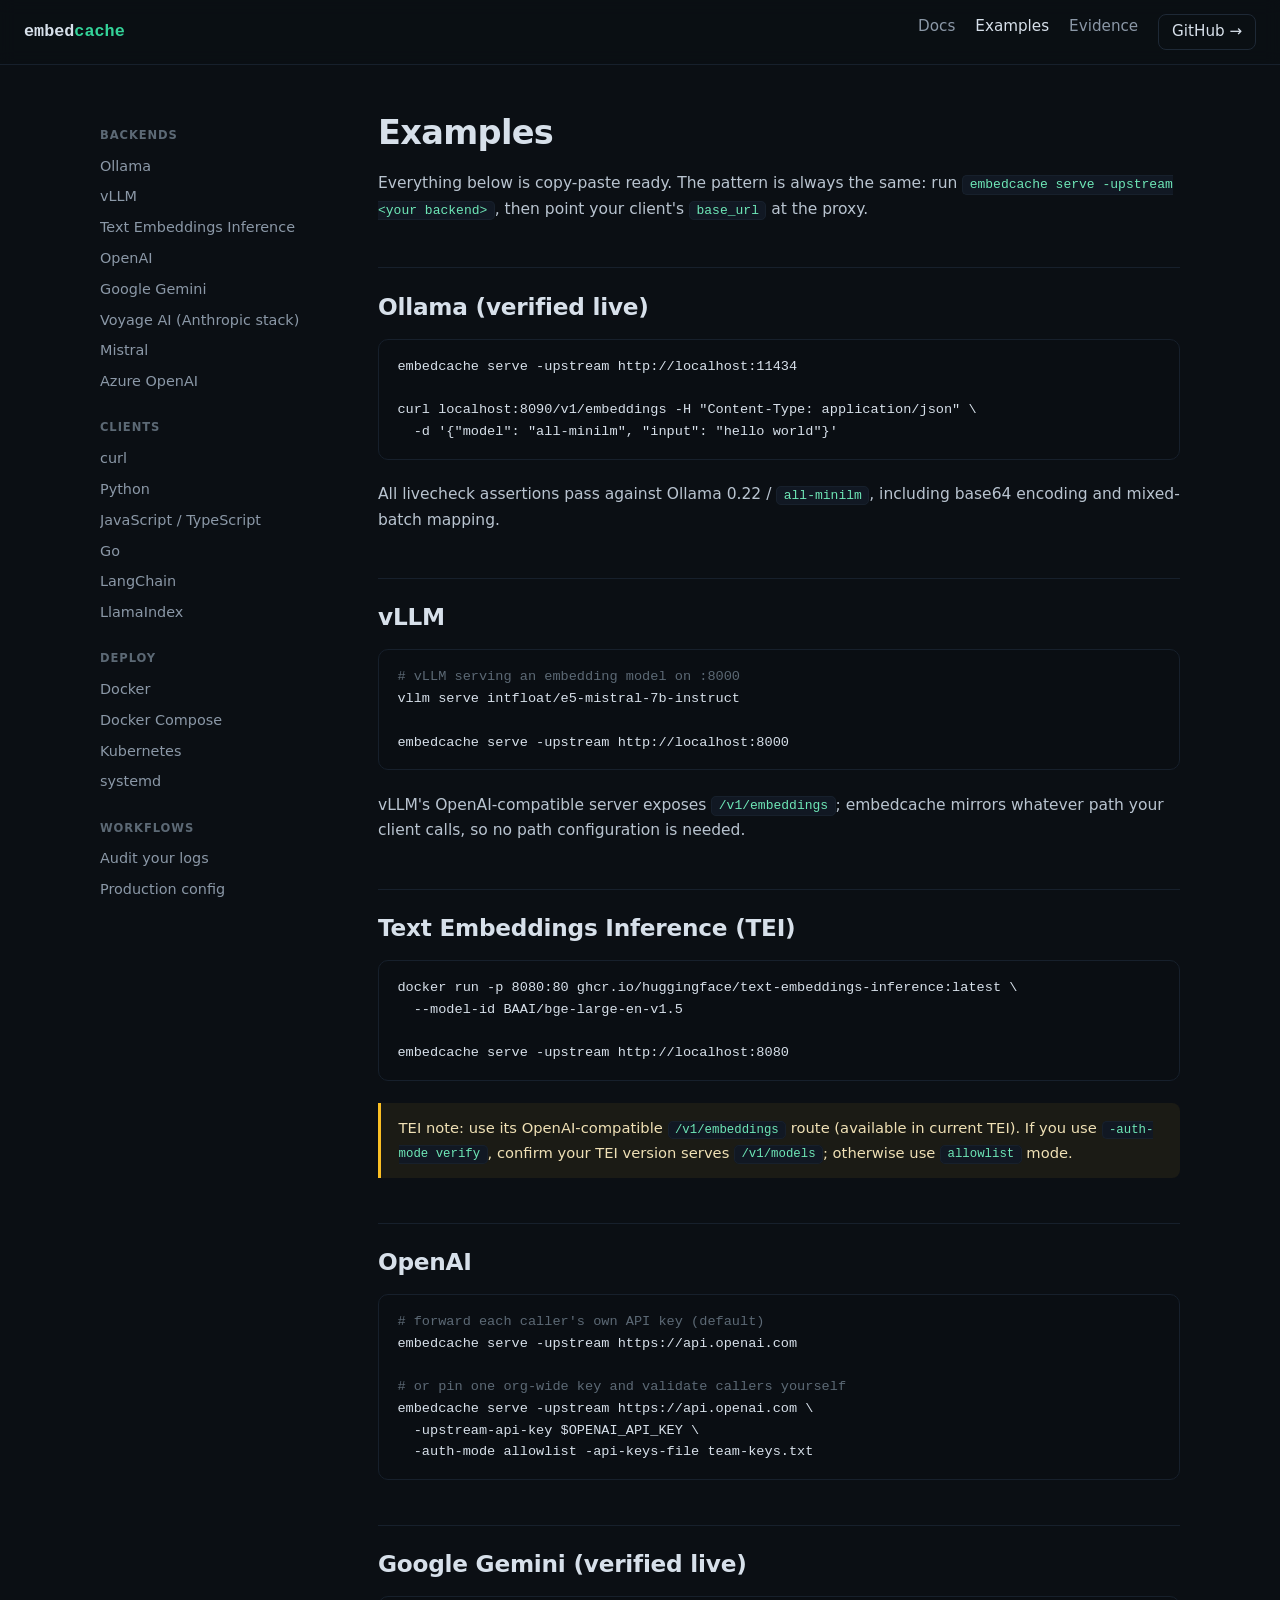
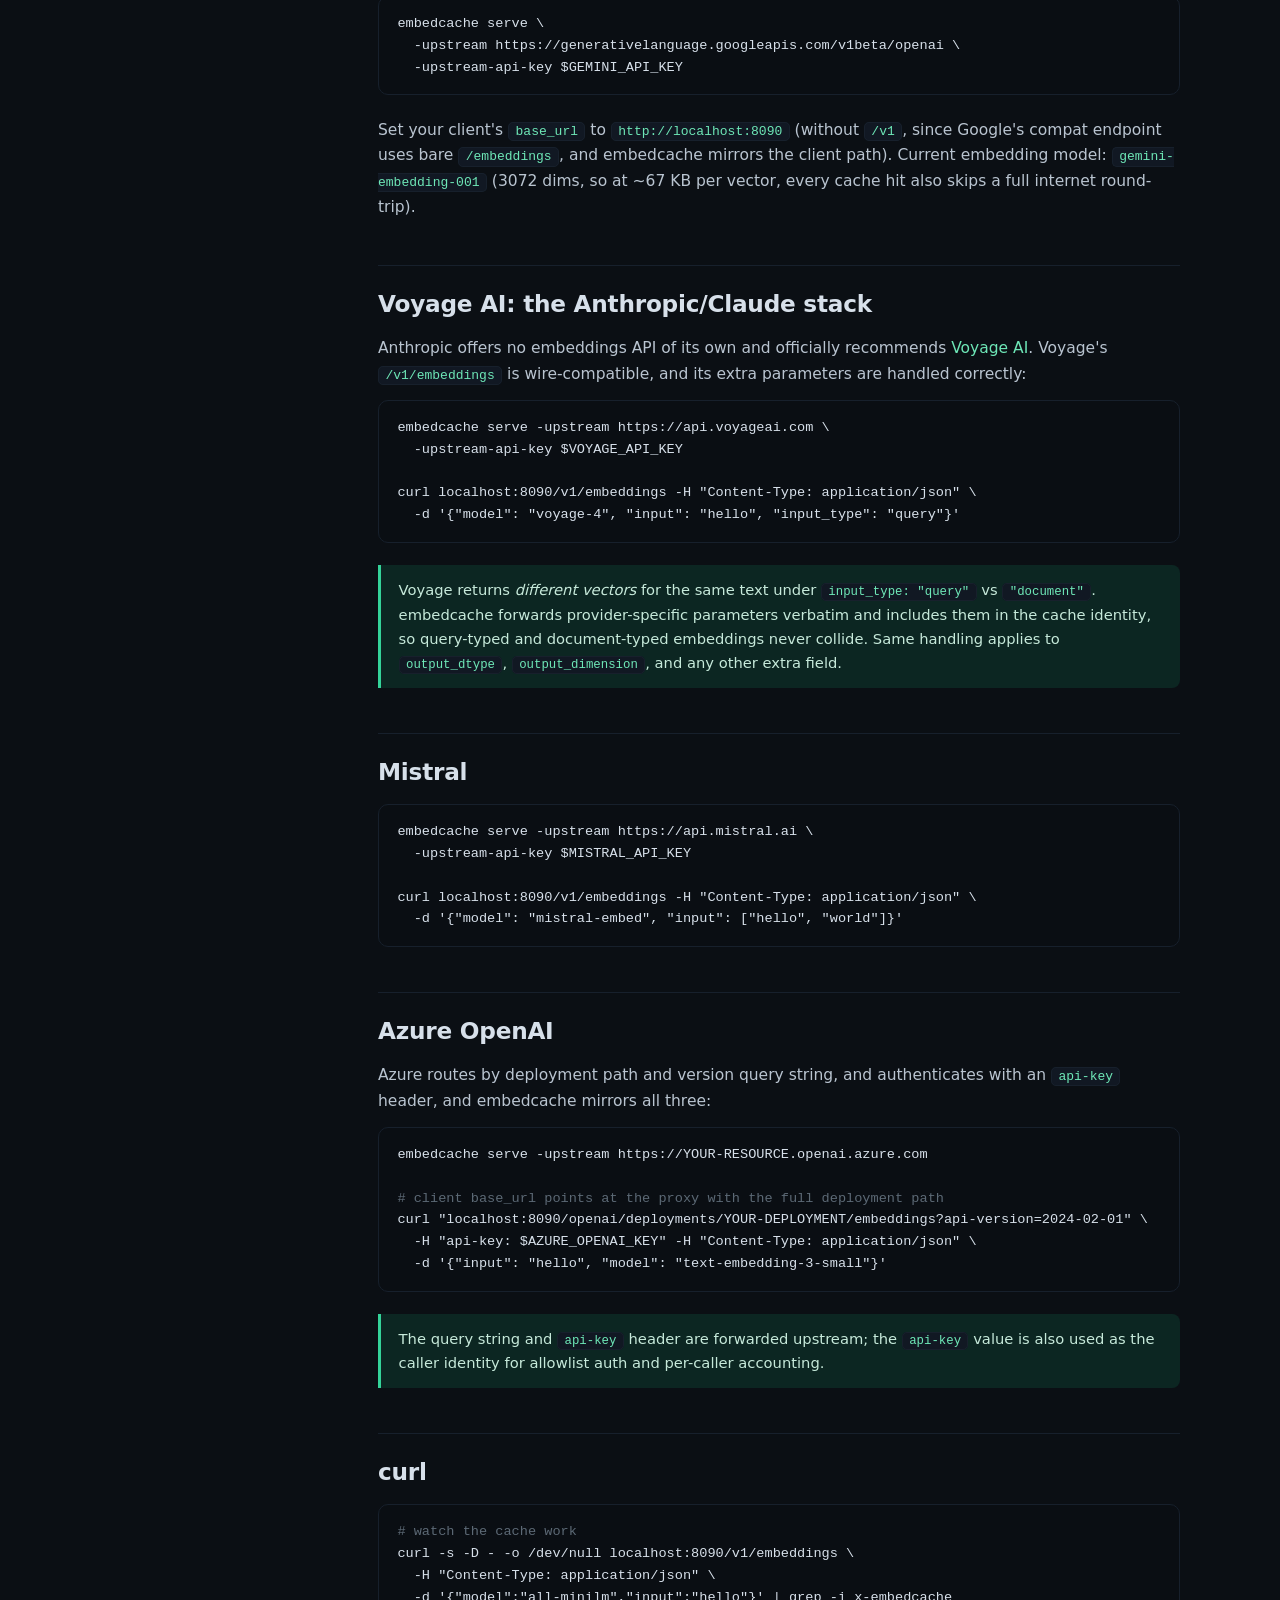
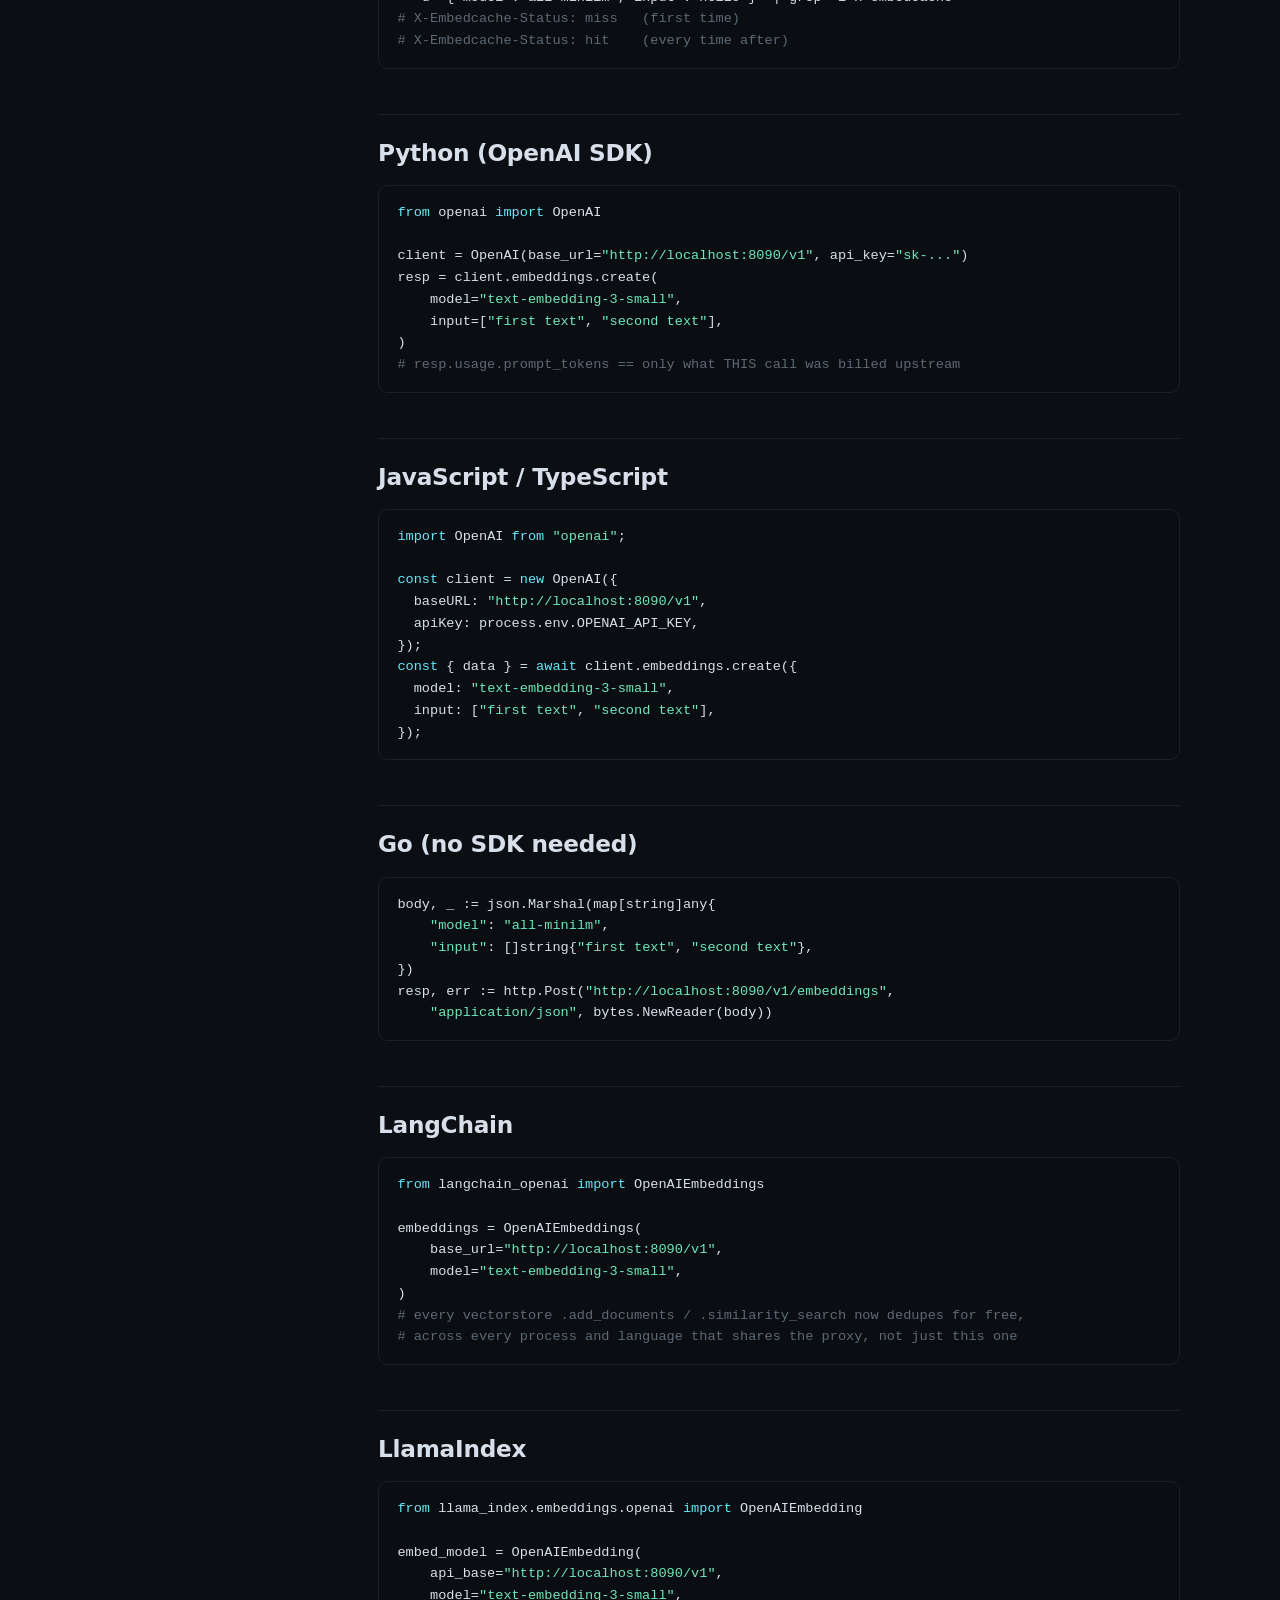
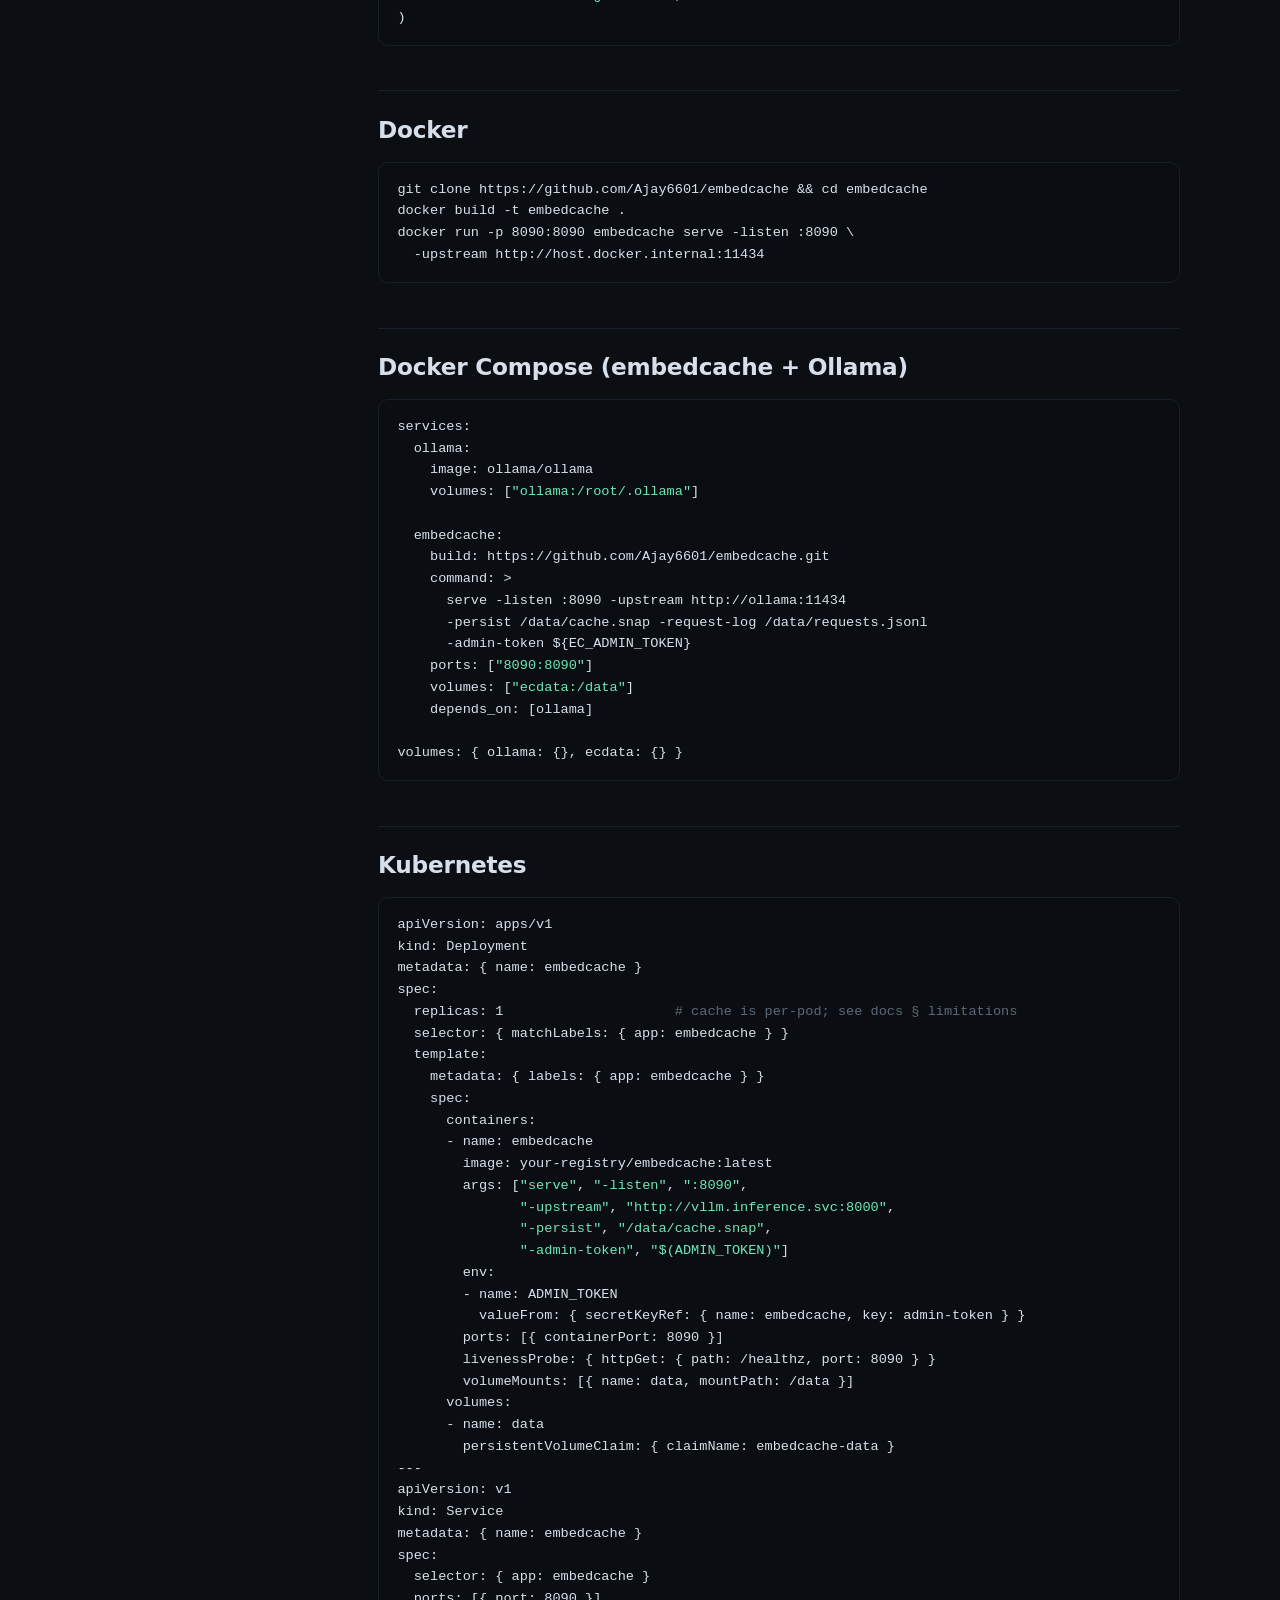
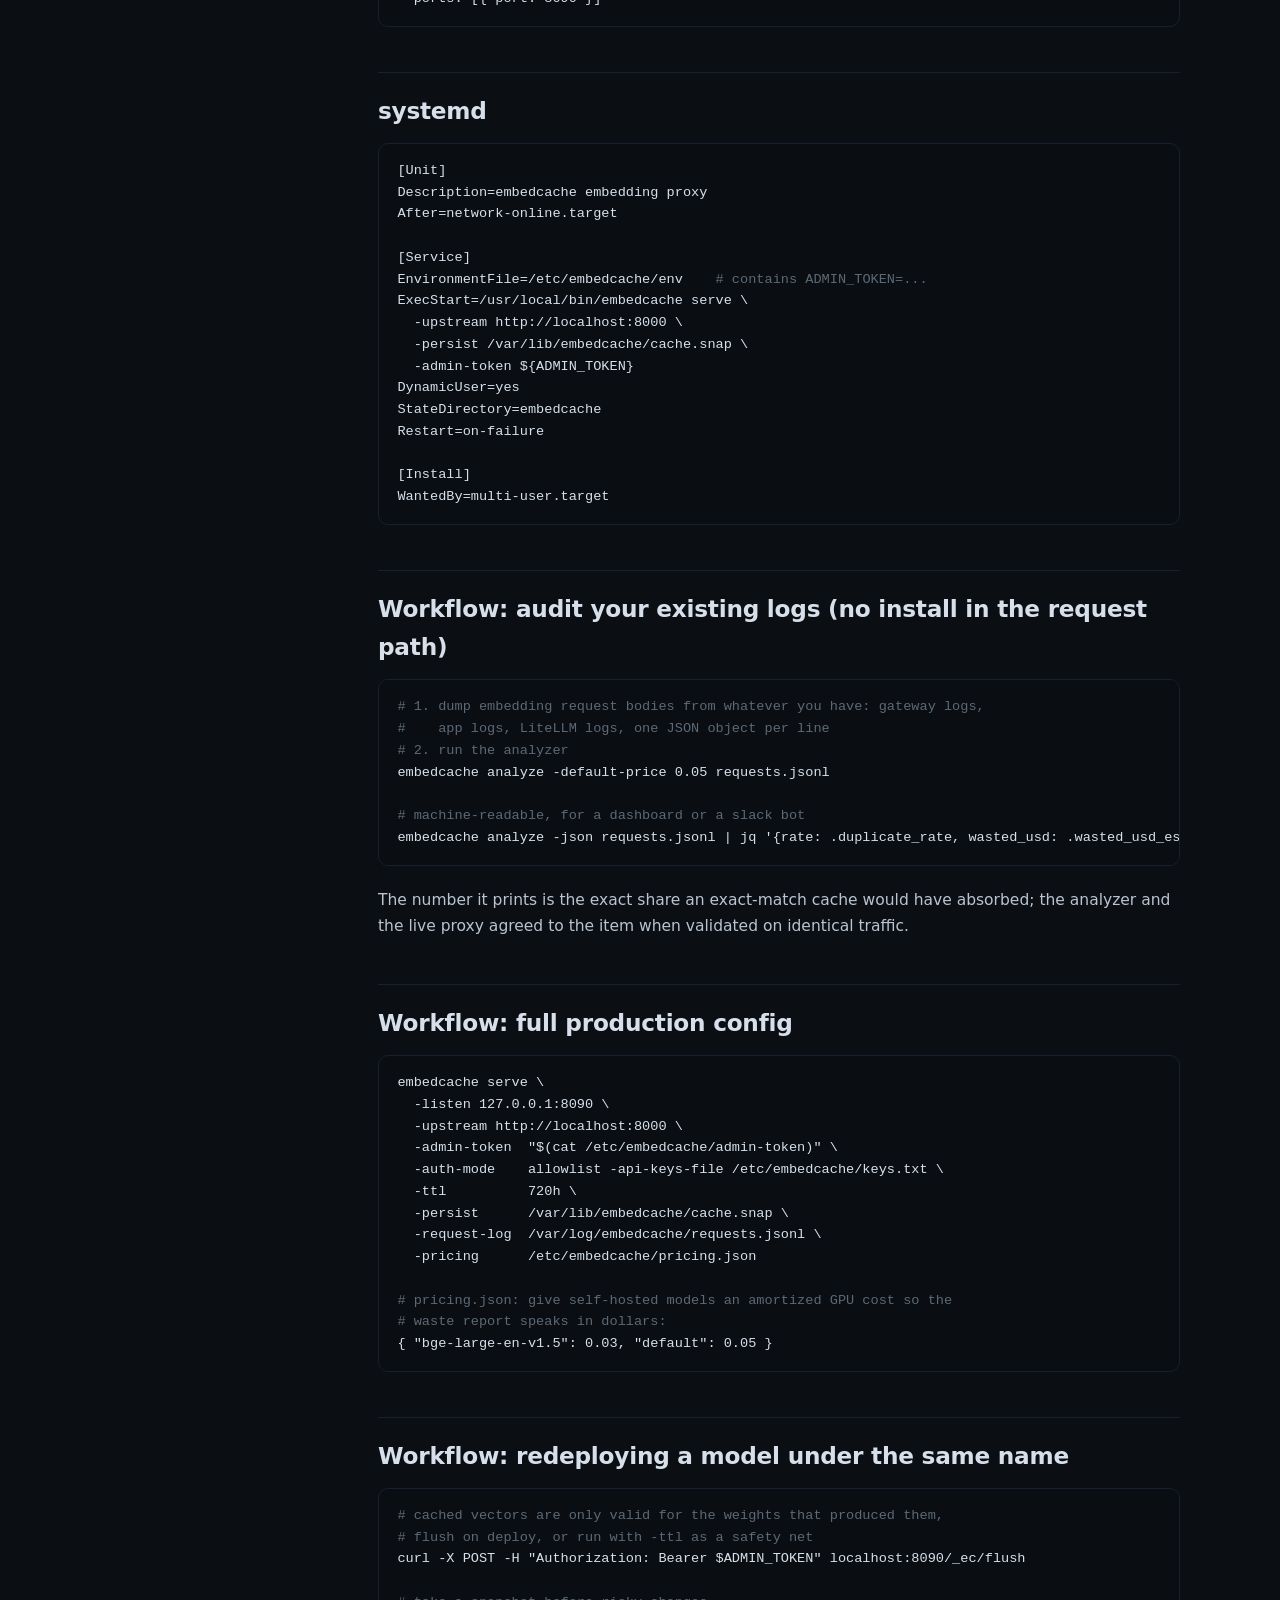
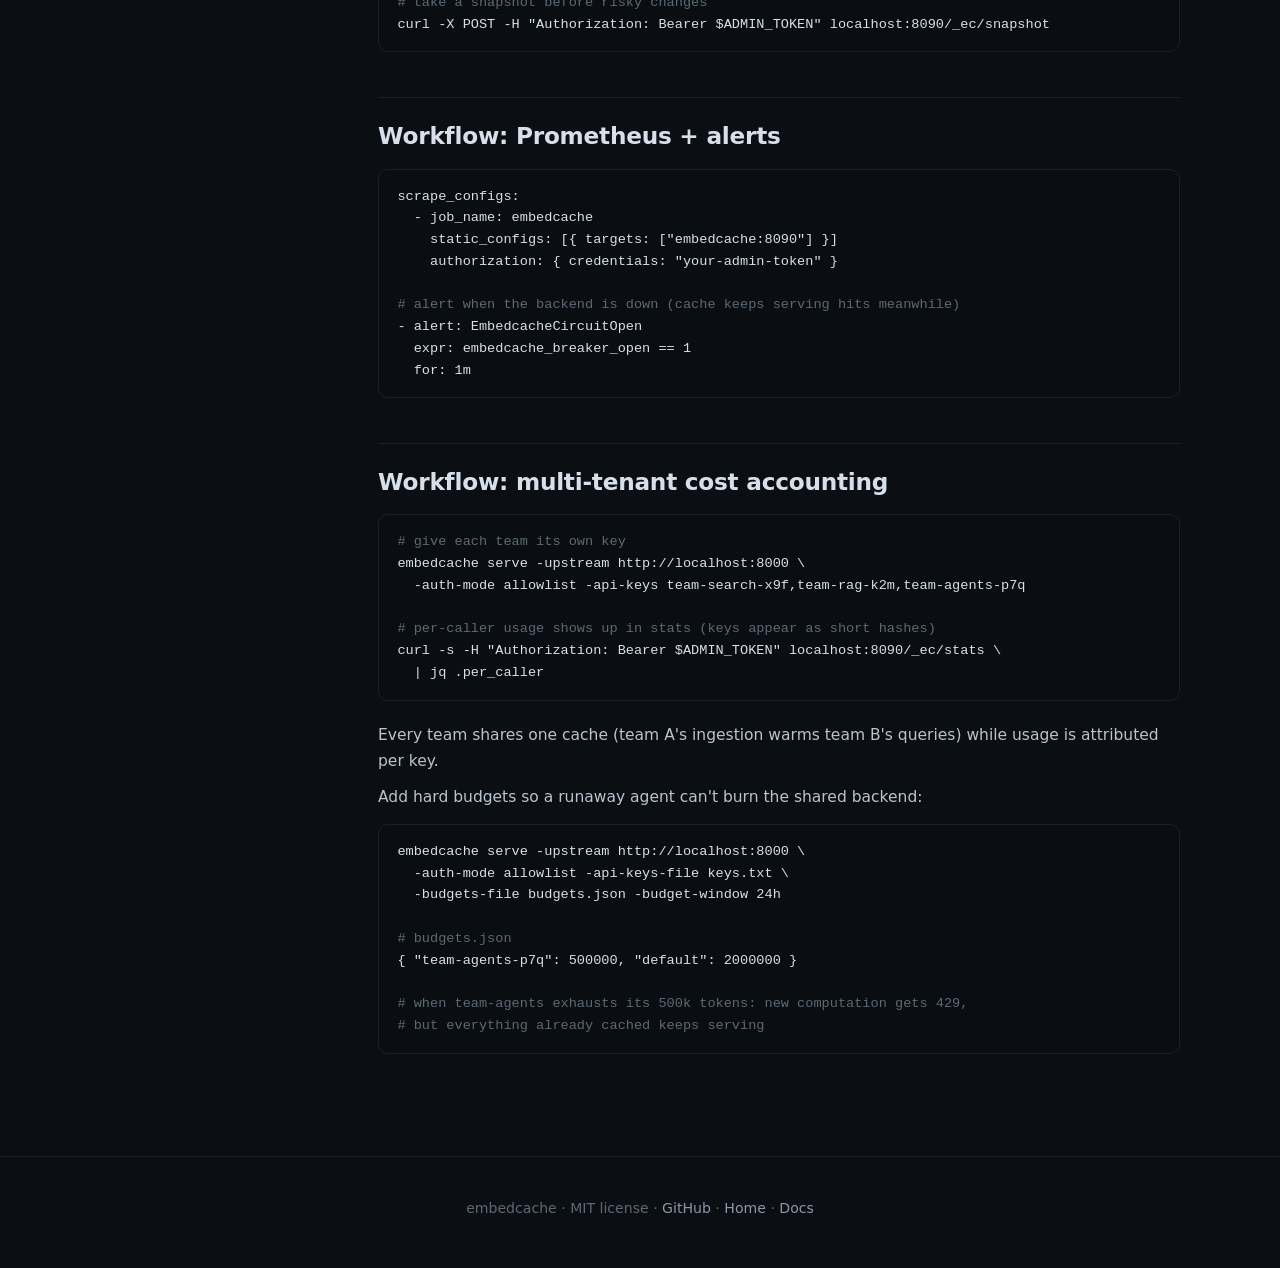
<file: docs/examples.html>
<!DOCTYPE html>
<html lang="en">
<head>
<meta charset="utf-8">
<meta name="viewport" content="width=device-width, initial-scale=1">
<title>Examples: embedcache</title>
<meta name="description" content="Copy-paste recipes: Ollama, vLLM, OpenAI, Gemini, Docker, Kubernetes, Python, JavaScript, Go, LangChain, LlamaIndex, and ops workflows.">
<link rel="icon" href="data:image/svg+xml,<svg xmlns='http://www.w3.org/2000/svg' viewBox='0 0 100 100'><text y='.9em' font-size='90'>&#9889;</text></svg>">
<link rel="stylesheet" href="style.css">
</head>
<body>

<nav class="top">
  <a class="brand" href="index.html">embed<span>cache</span></a>
  <div class="links">
    <a href="docs.html">Docs</a>
    <a href="examples.html" class="active">Examples</a>
    <a href="https://github.com/Ajay6601/embedcache/blob/main/REALTEST.md">Evidence</a>
    <a class="gh" href="https://github.com/Ajay6601/embedcache">GitHub &rarr;</a>
  </div>
</nav>

<div class="wrap docs-layout">

  <aside class="docs-side">
    <h4>Backends</h4>
    <a href="#ollama">Ollama</a>
    <a href="#vllm">vLLM</a>
    <a href="#tei">Text Embeddings Inference</a>
    <a href="#openai">OpenAI</a>
    <a href="#gemini">Google Gemini</a>
    <a href="#voyage">Voyage AI (Anthropic stack)</a>
    <a href="#mistral">Mistral</a>
    <a href="#azure">Azure OpenAI</a>
    <h4>Clients</h4>
    <a href="#curl">curl</a>
    <a href="#python">Python</a>
    <a href="#js">JavaScript / TypeScript</a>
    <a href="#go">Go</a>
    <a href="#langchain">LangChain</a>
    <a href="#llamaindex">LlamaIndex</a>
    <h4>Deploy</h4>
    <a href="#docker">Docker</a>
    <a href="#compose">Docker Compose</a>
    <a href="#k8s">Kubernetes</a>
    <a href="#systemd">systemd</a>
    <h4>Workflows</h4>
    <a href="#audit">Audit your logs</a>
    <a href="#production">Production config</a>
    <a href="#modelswap">Model redeploys</a>
    <a href="#prometheus">Prometheus</a>
    <a href="#multitenant">Multi-tenant accounting</a>
  </aside>

  <main class="docs-main">
    <h1>Examples</h1>
    <p>Everything below is copy-paste ready. The pattern is always the same: run
    <code>embedcache serve -upstream &lt;your backend&gt;</code>, then point your client's
    <code>base_url</code> at the proxy.</p>

    <h2 id="ollama">Ollama (verified live)</h2>
    <pre class="code">embedcache serve -upstream http://localhost:11434

curl localhost:8090/v1/embeddings -H "Content-Type: application/json" \
  -d '{"model": "all-minilm", "input": "hello world"}'</pre>
    <p>All livecheck assertions pass against Ollama 0.22 / <code>all-minilm</code>,
    including base64 encoding and mixed-batch mapping.</p>

    <h2 id="vllm">vLLM</h2>
    <pre class="code"><span class="cm"># vLLM serving an embedding model on :8000</span>
vllm serve intfloat/e5-mistral-7b-instruct

embedcache serve -upstream http://localhost:8000</pre>
    <p>vLLM's OpenAI-compatible server exposes <code>/v1/embeddings</code>; embedcache
    mirrors whatever path your client calls, so no path configuration is needed.</p>

    <h2 id="tei">Text Embeddings Inference (TEI)</h2>
    <pre class="code">docker run -p 8080:80 ghcr.io/huggingface/text-embeddings-inference:latest \
  --model-id BAAI/bge-large-en-v1.5

embedcache serve -upstream http://localhost:8080</pre>
    <div class="note warn">TEI note: use its OpenAI-compatible <code>/v1/embeddings</code>
    route (available in current TEI). If you use <code>-auth-mode verify</code>, confirm your
    TEI version serves <code>/v1/models</code>; otherwise use <code>allowlist</code> mode.</div>

    <h2 id="openai">OpenAI</h2>
    <pre class="code"><span class="cm"># forward each caller's own API key (default)</span>
embedcache serve -upstream https://api.openai.com

<span class="cm"># or pin one org-wide key and validate callers yourself</span>
embedcache serve -upstream https://api.openai.com \
  -upstream-api-key $OPENAI_API_KEY \
  -auth-mode allowlist -api-keys-file team-keys.txt</pre>

    <h2 id="gemini">Google Gemini (verified live)</h2>
    <pre class="code">embedcache serve \
  -upstream https://generativelanguage.googleapis.com/v1beta/openai \
  -upstream-api-key $GEMINI_API_KEY</pre>
    <p>Set your client's <code>base_url</code> to <code>http://localhost:8090</code>
    (without <code>/v1</code>, since Google's compat endpoint uses bare <code>/embeddings</code>,
    and embedcache mirrors the client path). Current embedding model:
    <code>gemini-embedding-001</code> (3072 dims, so at ~67&nbsp;KB per vector, every cache hit
    also skips a full internet round-trip).</p>

    <h2 id="voyage">Voyage AI: the Anthropic/Claude stack</h2>
    <p>Anthropic offers no embeddings API of its own and officially recommends
    <a href="https://docs.voyageai.com">Voyage AI</a>. Voyage's
    <code>/v1/embeddings</code> is wire-compatible, and its extra parameters are
    handled correctly:</p>
    <pre class="code">embedcache serve -upstream https://api.voyageai.com \
  -upstream-api-key $VOYAGE_API_KEY

curl localhost:8090/v1/embeddings -H "Content-Type: application/json" \
  -d '{"model": "voyage-4", "input": "hello", "input_type": "query"}'</pre>
    <div class="note">
      Voyage returns <em>different vectors</em> for the same text under
      <code>input_type: "query"</code> vs <code>"document"</code>. embedcache forwards
      provider-specific parameters verbatim and includes them in the cache identity, so
      query-typed and document-typed embeddings never collide. Same handling applies to
      <code>output_dtype</code>, <code>output_dimension</code>, and any other extra field.
    </div>

    <h2 id="mistral">Mistral</h2>
    <pre class="code">embedcache serve -upstream https://api.mistral.ai \
  -upstream-api-key $MISTRAL_API_KEY

curl localhost:8090/v1/embeddings -H "Content-Type: application/json" \
  -d '{"model": "mistral-embed", "input": ["hello", "world"]}'</pre>

    <h2 id="azure">Azure OpenAI</h2>
    <p>Azure routes by deployment path and version query string, and authenticates with
    an <code>api-key</code> header, and embedcache mirrors all three:</p>
    <pre class="code">embedcache serve -upstream https://YOUR-RESOURCE.openai.azure.com

<span class="cm"># client base_url points at the proxy with the full deployment path</span>
curl "localhost:8090/openai/deployments/YOUR-DEPLOYMENT/embeddings?api-version=2024-02-01" \
  -H "api-key: $AZURE_OPENAI_KEY" -H "Content-Type: application/json" \
  -d '{"input": "hello", "model": "text-embedding-3-small"}'</pre>
    <div class="note">The query string and <code>api-key</code> header are forwarded
    upstream; the <code>api-key</code> value is also used as the caller identity for
    allowlist auth and per-caller accounting.</div>

    <h2 id="curl">curl</h2>
    <pre class="code"><span class="cm"># watch the cache work</span>
curl -s -D - -o /dev/null localhost:8090/v1/embeddings \
  -H "Content-Type: application/json" \
  -d '{"model":"all-minilm","input":"hello"}' | grep -i x-embedcache
<span class="cm"># X-Embedcache-Status: miss   (first time)</span>
<span class="cm"># X-Embedcache-Status: hit    (every time after)</span></pre>

    <h2 id="python">Python (OpenAI SDK)</h2>
    <pre class="code"><span class="kw">from</span> openai <span class="kw">import</span> OpenAI

client = OpenAI(base_url=<span class="st">"http://localhost:8090/v1"</span>, api_key=<span class="st">"sk-..."</span>)
resp = client.embeddings.create(
    model=<span class="st">"text-embedding-3-small"</span>,
    input=[<span class="st">"first text"</span>, <span class="st">"second text"</span>],
)
<span class="cm"># resp.usage.prompt_tokens == only what THIS call was billed upstream</span></pre>

    <h2 id="js">JavaScript / TypeScript</h2>
    <pre class="code"><span class="kw">import</span> OpenAI <span class="kw">from</span> <span class="st">"openai"</span>;

<span class="kw">const</span> client = <span class="kw">new</span> OpenAI({
  baseURL: <span class="st">"http://localhost:8090/v1"</span>,
  apiKey: process.env.OPENAI_API_KEY,
});
<span class="kw">const</span> { data } = <span class="kw">await</span> client.embeddings.create({
  model: <span class="st">"text-embedding-3-small"</span>,
  input: [<span class="st">"first text"</span>, <span class="st">"second text"</span>],
});</pre>

    <h2 id="go">Go (no SDK needed)</h2>
    <pre class="code">body, _ := json.Marshal(map[string]any{
    <span class="st">"model"</span>: <span class="st">"all-minilm"</span>,
    <span class="st">"input"</span>: []string{<span class="st">"first text"</span>, <span class="st">"second text"</span>},
})
resp, err := http.Post(<span class="st">"http://localhost:8090/v1/embeddings"</span>,
    <span class="st">"application/json"</span>, bytes.NewReader(body))</pre>

    <h2 id="langchain">LangChain</h2>
    <pre class="code"><span class="kw">from</span> langchain_openai <span class="kw">import</span> OpenAIEmbeddings

embeddings = OpenAIEmbeddings(
    base_url=<span class="st">"http://localhost:8090/v1"</span>,
    model=<span class="st">"text-embedding-3-small"</span>,
)
<span class="cm"># every vectorstore .add_documents / .similarity_search now dedupes for free,</span>
<span class="cm"># across every process and language that shares the proxy, not just this one</span></pre>

    <h2 id="llamaindex">LlamaIndex</h2>
    <pre class="code"><span class="kw">from</span> llama_index.embeddings.openai <span class="kw">import</span> OpenAIEmbedding

embed_model = OpenAIEmbedding(
    api_base=<span class="st">"http://localhost:8090/v1"</span>,
    model=<span class="st">"text-embedding-3-small"</span>,
)</pre>

    <h2 id="docker">Docker</h2>
    <pre class="code">git clone https://github.com/Ajay6601/embedcache && cd embedcache
docker build -t embedcache .
docker run -p 8090:8090 embedcache serve -listen :8090 \
  -upstream http://host.docker.internal:11434</pre>

    <h2 id="compose">Docker Compose (embedcache + Ollama)</h2>
    <pre class="code">services:
  ollama:
    image: ollama/ollama
    volumes: [<span class="st">"ollama:/root/.ollama"</span>]

  embedcache:
    build: https://github.com/Ajay6601/embedcache.git
    command: >
      serve -listen :8090 -upstream http://ollama:11434
      -persist /data/cache.snap -request-log /data/requests.jsonl
      -admin-token ${EC_ADMIN_TOKEN}
    ports: [<span class="st">"8090:8090"</span>]
    volumes: [<span class="st">"ecdata:/data"</span>]
    depends_on: [ollama]

volumes: { ollama: {}, ecdata: {} }</pre>

    <h2 id="k8s">Kubernetes</h2>
    <pre class="code">apiVersion: apps/v1
kind: Deployment
metadata: { name: embedcache }
spec:
  replicas: 1                     <span class="cm"># cache is per-pod; see docs &sect; limitations</span>
  selector: { matchLabels: { app: embedcache } }
  template:
    metadata: { labels: { app: embedcache } }
    spec:
      containers:
      - name: embedcache
        image: your-registry/embedcache:latest
        args: [<span class="st">"serve"</span>, <span class="st">"-listen"</span>, <span class="st">":8090"</span>,
               <span class="st">"-upstream"</span>, <span class="st">"http://vllm.inference.svc:8000"</span>,
               <span class="st">"-persist"</span>, <span class="st">"/data/cache.snap"</span>,
               <span class="st">"-admin-token"</span>, <span class="st">"$(ADMIN_TOKEN)"</span>]
        env:
        - name: ADMIN_TOKEN
          valueFrom: { secretKeyRef: { name: embedcache, key: admin-token } }
        ports: [{ containerPort: 8090 }]
        livenessProbe: { httpGet: { path: /healthz, port: 8090 } }
        volumeMounts: [{ name: data, mountPath: /data }]
      volumes:
      - name: data
        persistentVolumeClaim: { claimName: embedcache-data }
---
apiVersion: v1
kind: Service
metadata: { name: embedcache }
spec:
  selector: { app: embedcache }
  ports: [{ port: 8090 }]</pre>

    <h2 id="systemd">systemd</h2>
    <pre class="code">[Unit]
Description=embedcache embedding proxy
After=network-online.target

[Service]
EnvironmentFile=/etc/embedcache/env    <span class="cm"># contains ADMIN_TOKEN=...</span>
ExecStart=/usr/local/bin/embedcache serve \
  -upstream http://localhost:8000 \
  -persist /var/lib/embedcache/cache.snap \
  -admin-token ${ADMIN_TOKEN}
DynamicUser=yes
StateDirectory=embedcache
Restart=on-failure

[Install]
WantedBy=multi-user.target</pre>

    <h2 id="audit">Workflow: audit your existing logs (no install in the request path)</h2>
    <pre class="code"><span class="cm"># 1. dump embedding request bodies from whatever you have: gateway logs,</span>
<span class="cm">#    app logs, LiteLLM logs, one JSON object per line</span>
<span class="cm"># 2. run the analyzer</span>
embedcache analyze -default-price 0.05 requests.jsonl

<span class="cm"># machine-readable, for a dashboard or a slack bot</span>
embedcache analyze -json requests.jsonl | jq '{rate: .duplicate_rate, wasted_usd: .wasted_usd_est}'</pre>
    <p>The number it prints is the exact share an exact-match cache would have absorbed;
    the analyzer and the live proxy agreed to the item when validated on identical traffic.</p>

    <h2 id="production">Workflow: full production config</h2>
    <pre class="code">embedcache serve \
  -listen 127.0.0.1:8090 \
  -upstream http://localhost:8000 \
  -admin-token  "$(cat /etc/embedcache/admin-token)" \
  -auth-mode    allowlist -api-keys-file /etc/embedcache/keys.txt \
  -ttl          720h \
  -persist      /var/lib/embedcache/cache.snap \
  -request-log  /var/log/embedcache/requests.jsonl \
  -pricing      /etc/embedcache/pricing.json

<span class="cm"># pricing.json: give self-hosted models an amortized GPU cost so the</span>
<span class="cm"># waste report speaks in dollars:</span>
{ "bge-large-en-v1.5": 0.03, "default": 0.05 }</pre>

    <h2 id="modelswap">Workflow: redeploying a model under the same name</h2>
    <pre class="code"><span class="cm"># cached vectors are only valid for the weights that produced them,</span>
<span class="cm"># flush on deploy, or run with -ttl as a safety net</span>
curl -X POST -H "Authorization: Bearer $ADMIN_TOKEN" localhost:8090/_ec/flush

<span class="cm"># take a snapshot before risky changes</span>
curl -X POST -H "Authorization: Bearer $ADMIN_TOKEN" localhost:8090/_ec/snapshot</pre>

    <h2 id="prometheus">Workflow: Prometheus + alerts</h2>
    <pre class="code">scrape_configs:
  - job_name: embedcache
    static_configs: [{ targets: ["embedcache:8090"] }]
    authorization: { credentials: "your-admin-token" }

<span class="cm"># alert when the backend is down (cache keeps serving hits meanwhile)</span>
- alert: EmbedcacheCircuitOpen
  expr: embedcache_breaker_open == 1
  for: 1m</pre>

    <h2 id="multitenant">Workflow: multi-tenant cost accounting</h2>
    <pre class="code"><span class="cm"># give each team its own key</span>
embedcache serve -upstream http://localhost:8000 \
  -auth-mode allowlist -api-keys team-search-x9f,team-rag-k2m,team-agents-p7q

<span class="cm"># per-caller usage shows up in stats (keys appear as short hashes)</span>
curl -s -H "Authorization: Bearer $ADMIN_TOKEN" localhost:8090/_ec/stats \
  | jq .per_caller</pre>
    <p>Every team shares one cache (team A's ingestion warms team B's queries) while
    usage is attributed per key.</p>

    <p>Add hard budgets so a runaway agent can't burn the shared backend:</p>
    <pre class="code">embedcache serve -upstream http://localhost:8000 \
  -auth-mode allowlist -api-keys-file keys.txt \
  -budgets-file budgets.json -budget-window 24h

<span class="cm"># budgets.json</span>
{ "team-agents-p7q": 500000, "default": 2000000 }

<span class="cm"># when team-agents exhausts its 500k tokens: new computation gets 429,</span>
<span class="cm"># but everything already cached keeps serving</span></pre>

  </main>
</div>

<footer>
  <div class="wrap">
    embedcache · MIT license · <a href="https://github.com/Ajay6601/embedcache">GitHub</a> ·
    <a href="index.html">Home</a> · <a href="docs.html">Docs</a>
  </div>
</footer>

</body>
</html>
</file>
<file: docs/style.css>
/* embedcache.dev — hand-rolled, zero dependencies, like the product */
:root {
  --bg: #0b0f14;
  --bg-raise: #111823;
  --bg-card: #0f151e;
  --border: #1e2936;
  --border-soft: #17202c;
  --text: #d7e0ea;
  --text-dim: #8b98a7;
  --text-faint: #5c6975;
  --accent: #34d399;
  --accent-dim: #10b98122;
  --accent-text: #6ee7b7;
  --amber: #fbbf24;
  --red: #f87171;
  --cyan: #67e8f9;
  --mono: ui-monospace, "Cascadia Code", "SF Mono", Menlo, Consolas, monospace;
  --sans: -apple-system, "Segoe UI", system-ui, Roboto, Helvetica, Arial, sans-serif;
}
* { box-sizing: border-box; margin: 0; padding: 0; }
html { scroll-behavior: smooth; scroll-padding-top: 76px; }
body {
  background: var(--bg);
  color: var(--text);
  font-family: var(--sans);
  line-height: 1.65;
  font-size: 16px;
  -webkit-font-smoothing: antialiased;
}
a { color: var(--accent-text); text-decoration: none; }
a:hover { text-decoration: underline; }
code, pre, .mono { font-family: var(--mono); }

/* ---------- nav ---------- */
nav.top {
  position: sticky; top: 0; z-index: 50;
  display: flex; align-items: center; gap: 1.5rem;
  padding: 0.85rem 1.5rem;
  background: #0b0f14ee;
  backdrop-filter: blur(8px);
  border-bottom: 1px solid var(--border-soft);
}
nav.top .brand {
  font-family: var(--mono); font-weight: 700; font-size: 1.05rem;
  color: var(--text);
}
nav.top .brand span { color: var(--accent); }
nav.top .links { display: flex; gap: 1.25rem; margin-left: auto; }
nav.top .links a { color: var(--text-dim); font-size: 0.95rem; }
nav.top .links a:hover, nav.top .links a.active { color: var(--text); text-decoration: none; }
nav.top .gh {
  border: 1px solid var(--border); border-radius: 8px;
  padding: 0.3rem 0.8rem; color: var(--text) !important;
}
nav.top .gh:hover { border-color: var(--accent); }

.wrap { max-width: 1080px; margin: 0 auto; padding: 0 1.5rem; }

/* ---------- hero ---------- */
.hero { padding: 5rem 0 3rem; text-align: center; position: relative; }
.hero::before {
  content: ""; position: absolute; inset: -40% 0 0;
  background: radial-gradient(ellipse 60% 50% at 50% 0%, #10b98118, transparent);
  pointer-events: none;
}
.hero h1 {
  font-size: clamp(2rem, 5vw, 3.4rem);
  line-height: 1.15; font-weight: 800; letter-spacing: -0.02em;
  max-width: 820px; margin: 0 auto 1.2rem;
}
.hero h1 em { color: var(--accent); font-style: normal; }
.hero .sub {
  color: var(--text-dim); font-size: 1.15rem; max-width: 680px; margin: 0 auto 2rem;
}
.hero .install {
  display: inline-flex; align-items: center; gap: 0.75rem;
  background: var(--bg-raise); border: 1px solid var(--border);
  border-radius: 10px; padding: 0.7rem 1.1rem;
  font-family: var(--mono); font-size: 0.92rem; color: var(--accent-text);
  margin-bottom: 1.6rem; cursor: pointer;
}
.hero .install:hover { border-color: var(--accent); }
.hero .install .copied { color: var(--text-dim); font-size: 0.8rem; }
.cta-row { display: flex; gap: 0.9rem; justify-content: center; flex-wrap: wrap; }
.btn {
  display: inline-block; padding: 0.65rem 1.4rem; border-radius: 10px;
  font-weight: 600; font-size: 0.98rem; text-decoration: none !important;
}
.btn.primary { background: var(--accent); color: #06251a; }
.btn.primary:hover { background: #4ade80; }
.btn.ghost { border: 1px solid var(--border); color: var(--text); }
.btn.ghost:hover { border-color: var(--accent); }

/* ---------- terminal ---------- */
.term {
  background: #0a0e13; border: 1px solid var(--border);
  border-radius: 12px; overflow: hidden;
  box-shadow: 0 24px 60px #00000066;
  text-align: left; margin: 3rem auto 0; max-width: 860px;
}
.term .bar {
  display: flex; align-items: center; gap: 6px;
  padding: 0.6rem 1rem; background: var(--bg-raise);
  border-bottom: 1px solid var(--border-soft);
}
.term .bar i { width: 11px; height: 11px; border-radius: 50%; display: block; }
.term .bar i:nth-child(1) { background: #ff5f57; }
.term .bar i:nth-child(2) { background: #febc2e; }
.term .bar i:nth-child(3) { background: #28c840; }
.term .bar span { margin-left: 0.6rem; color: var(--text-faint); font-size: 0.8rem; font-family: var(--mono); }
.term pre {
  padding: 1.1rem 1.25rem; font-size: 0.86rem; line-height: 1.55;
  min-height: 20.5em; overflow-x: auto; white-space: pre;
}
.term .c-cmd { color: var(--text); }
.term .c-prompt { color: var(--accent); }
.term .c-dim { color: var(--text-faint); }
.term .c-green { color: var(--accent-text); }
.term .c-amber { color: var(--amber); }
.term .c-cyan { color: var(--cyan); }
.term .c-red { color: var(--red); }
.term .cursor {
  display: inline-block; width: 8px; height: 1.05em;
  background: var(--accent); vertical-align: text-bottom;
  animation: blink 1s steps(1) infinite;
}
@keyframes blink { 50% { opacity: 0; } }

/* ---------- stats band ---------- */
.stats {
  display: grid; grid-template-columns: repeat(auto-fit, minmax(190px, 1fr));
  gap: 1px; background: var(--border-soft);
  border: 1px solid var(--border-soft); border-radius: 14px; overflow: hidden;
  margin: 4rem 0;
}
.stats .stat { background: var(--bg-card); padding: 1.6rem 1.4rem; }
.stats .stat b { display: block; font-size: 1.9rem; color: var(--accent); font-family: var(--mono); letter-spacing: -0.02em; }
.stats .stat span { color: var(--text-dim); font-size: 0.88rem; }
.stats .stat a { color: var(--text-faint); font-size: 0.78rem; display: block; margin-top: 0.35rem; }

/* ---------- sections ---------- */
section.block { padding: 3.2rem 0; border-top: 1px solid var(--border-soft); }
section.block h2 { font-size: 1.7rem; letter-spacing: -0.01em; margin-bottom: 0.7rem; }
section.block .lead { color: var(--text-dim); max-width: 720px; margin-bottom: 2rem; }
.grid3 { display: grid; grid-template-columns: repeat(auto-fit, minmax(280px, 1fr)); gap: 1.1rem; }
.card {
  background: var(--bg-card); border: 1px solid var(--border-soft);
  border-radius: 12px; padding: 1.4rem;
}
.card h3 { font-size: 1.02rem; margin-bottom: 0.45rem; display: flex; align-items: center; gap: 0.5rem; }
.card h3 .dot { width: 8px; height: 8px; border-radius: 50%; background: var(--accent); flex: none; }
.card p { color: var(--text-dim); font-size: 0.92rem; }
.card code { color: var(--accent-text); font-size: 0.85em; }

/* how it works steps */
.steps { display: grid; grid-template-columns: repeat(auto-fit, minmax(240px, 1fr)); gap: 1.1rem; counter-reset: step; }
.steps .step { position: relative; background: var(--bg-card); border: 1px solid var(--border-soft); border-radius: 12px; padding: 1.4rem 1.4rem 1.4rem 3.4rem; }
.steps .step::before {
  counter-increment: step; content: counter(step);
  position: absolute; left: 1.1rem; top: 1.3rem;
  width: 1.6rem; height: 1.6rem; border-radius: 50%;
  background: var(--accent-dim); color: var(--accent);
  display: flex; align-items: center; justify-content: center;
  font-family: var(--mono); font-weight: 700; font-size: 0.85rem;
}
.steps .step h3 { font-size: 1rem; margin-bottom: 0.3rem; }
.steps .step p { color: var(--text-dim); font-size: 0.9rem; }

/* ---------- code blocks ---------- */
pre.code {
  background: #0a0e13; border: 1px solid var(--border-soft);
  border-radius: 10px; padding: 1rem 1.15rem;
  font-size: 0.85rem; line-height: 1.6; overflow-x: auto;
  position: relative; margin: 0.8rem 0 1.4rem;
}
pre.code .cm { color: var(--text-faint); }
pre.code .kw { color: var(--cyan); }
pre.code .st { color: var(--accent-text); }
pre.code .fl { color: var(--amber); }
pre.code button.copy {
  position: absolute; top: 8px; right: 8px;
  background: var(--bg-raise); color: var(--text-dim);
  border: 1px solid var(--border); border-radius: 6px;
  font-size: 0.72rem; padding: 0.2rem 0.55rem; cursor: pointer;
  font-family: var(--sans); opacity: 0;
  transition: opacity 0.15s;
}
pre.code:hover button.copy { opacity: 1; }
pre.code button.copy:hover { color: var(--text); border-color: var(--accent); }

/* ---------- docs layout ---------- */
.docs-layout { display: grid; grid-template-columns: 230px 1fr; gap: 3rem; padding: 2.5rem 0 5rem; }
.docs-side { position: sticky; top: 76px; align-self: start; max-height: calc(100vh - 100px); overflow-y: auto; }
.docs-side h4 { font-size: 0.72rem; text-transform: uppercase; letter-spacing: 0.08em; color: var(--text-faint); margin: 1.3rem 0 0.4rem; }
.docs-side a { display: block; color: var(--text-dim); font-size: 0.9rem; padding: 0.22rem 0; }
.docs-side a:hover { color: var(--text); text-decoration: none; }
.docs-main { min-width: 0; }
.docs-main h1 { font-size: 2.1rem; letter-spacing: -0.02em; margin-bottom: 0.6rem; }
.docs-main h2 { font-size: 1.45rem; margin: 2.8rem 0 0.8rem; padding-top: 1.2rem; border-top: 1px solid var(--border-soft); letter-spacing: -0.01em; }
.docs-main h3 { font-size: 1.08rem; margin: 1.8rem 0 0.5rem; }
.docs-main p, .docs-main li { color: #b9c4d0; font-size: 0.97rem; }
.docs-main p { margin: 0.7rem 0; }
.docs-main ul, .docs-main ol { padding-left: 1.4rem; margin: 0.7rem 0; }
.docs-main li { margin: 0.3rem 0; }
.docs-main code:not(pre code) {
  background: var(--bg-raise); border: 1px solid var(--border-soft);
  border-radius: 5px; padding: 0.08rem 0.4rem; font-size: 0.84em; color: var(--accent-text);
}
.docs-main table { border-collapse: collapse; width: 100%; margin: 1rem 0 1.5rem; font-size: 0.9rem; display: block; overflow-x: auto; }
.docs-main th, .docs-main td { text-align: left; padding: 0.55rem 0.9rem; border: 1px solid var(--border-soft); }
.docs-main th { background: var(--bg-raise); color: var(--text); font-weight: 600; white-space: nowrap; }
.docs-main td { color: var(--text-dim); }
.docs-main td code { white-space: nowrap; }
.note {
  border-left: 3px solid var(--accent); background: var(--accent-dim);
  border-radius: 0 8px 8px 0; padding: 0.8rem 1.1rem; margin: 1.2rem 0;
  font-size: 0.92rem; color: #c6e9da;
}
.note.warn { border-color: var(--amber); background: #fbbf2411; color: #efe0b5; }

/* ---------- footer ---------- */
footer {
  border-top: 1px solid var(--border-soft); padding: 2.5rem 0 3rem;
  color: var(--text-faint); font-size: 0.88rem; text-align: center;
}
footer a { color: var(--text-dim); }

@media (max-width: 900px) {
  .docs-layout { grid-template-columns: 1fr; }
  .docs-side { position: static; max-height: none; display: flex; flex-wrap: wrap; gap: 0 1.2rem; border-bottom: 1px solid var(--border-soft); padding-bottom: 1rem; }
  .docs-side h4 { width: 100%; }
  nav.top { gap: 0.9rem; padding: 0.8rem 1rem; }
  nav.top .links { gap: 0.85rem; }
  .hero { padding: 3.2rem 0 2rem; }
}
</file>
